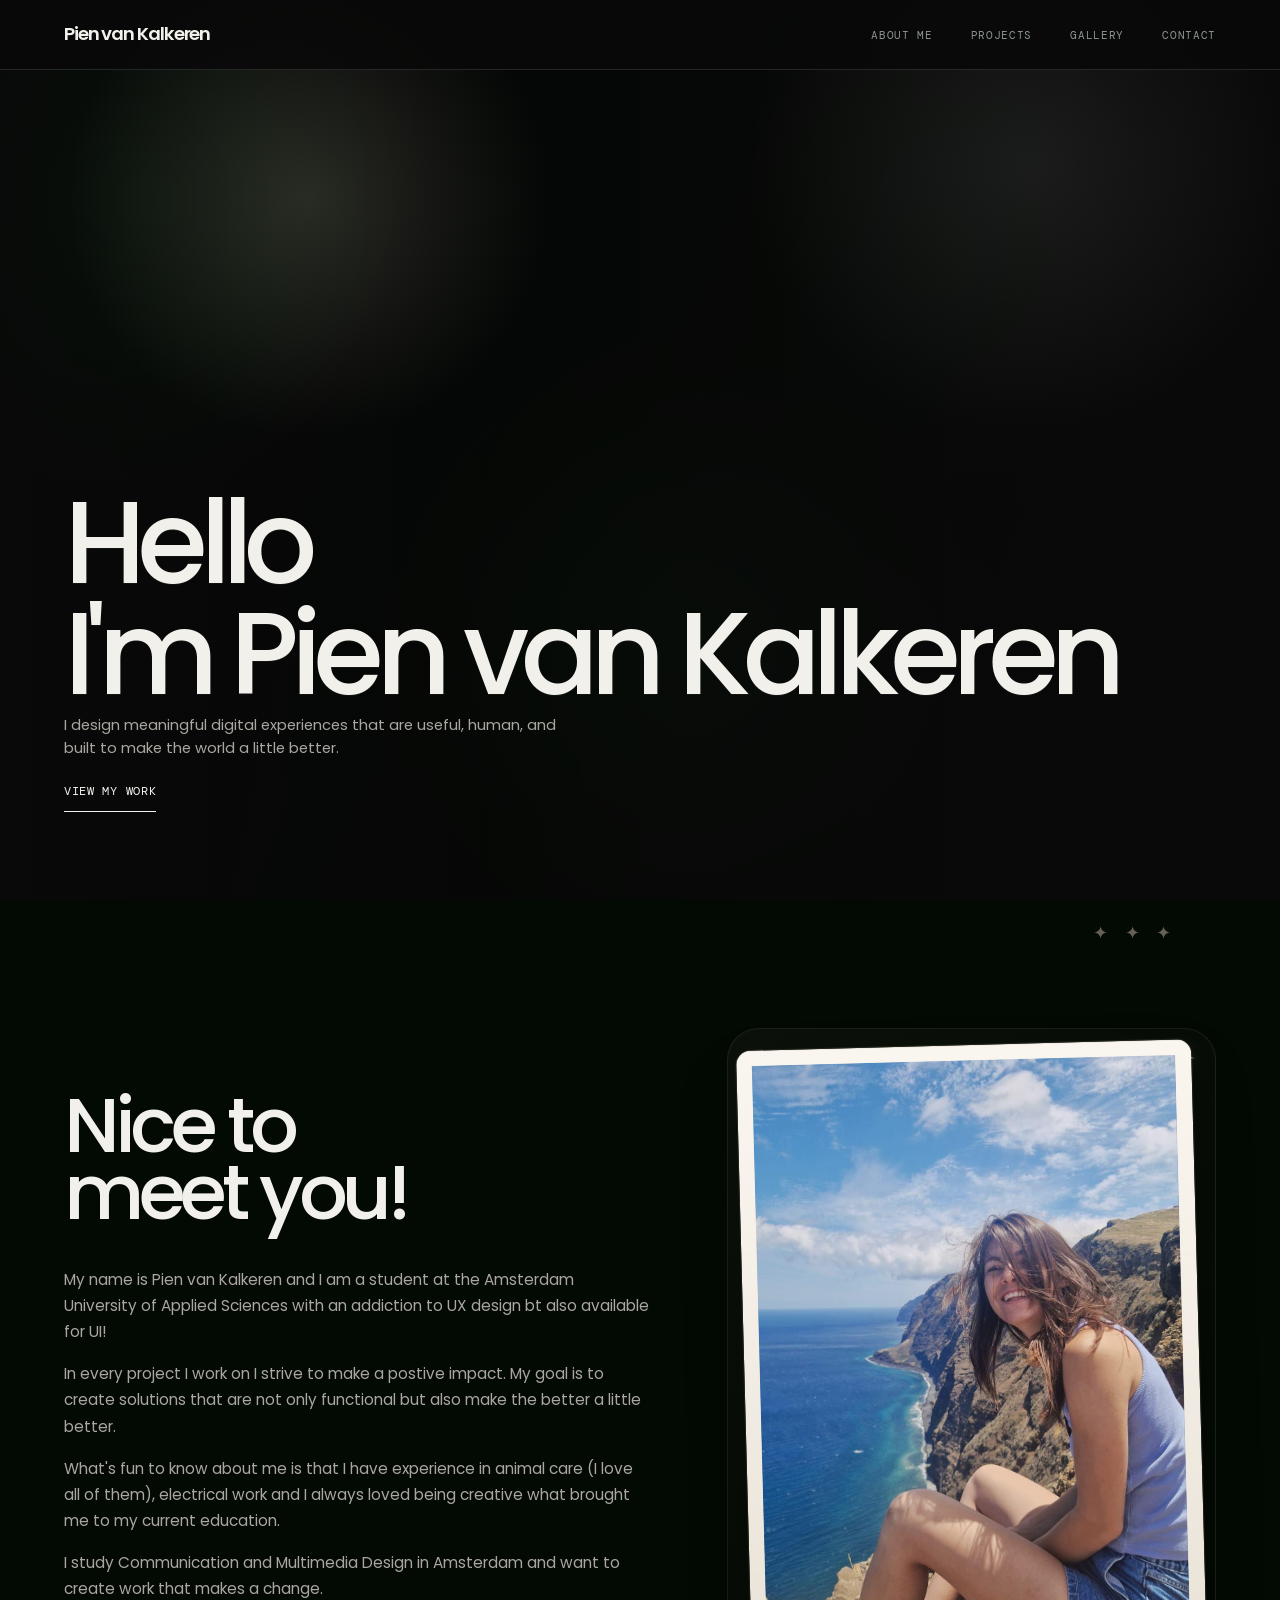
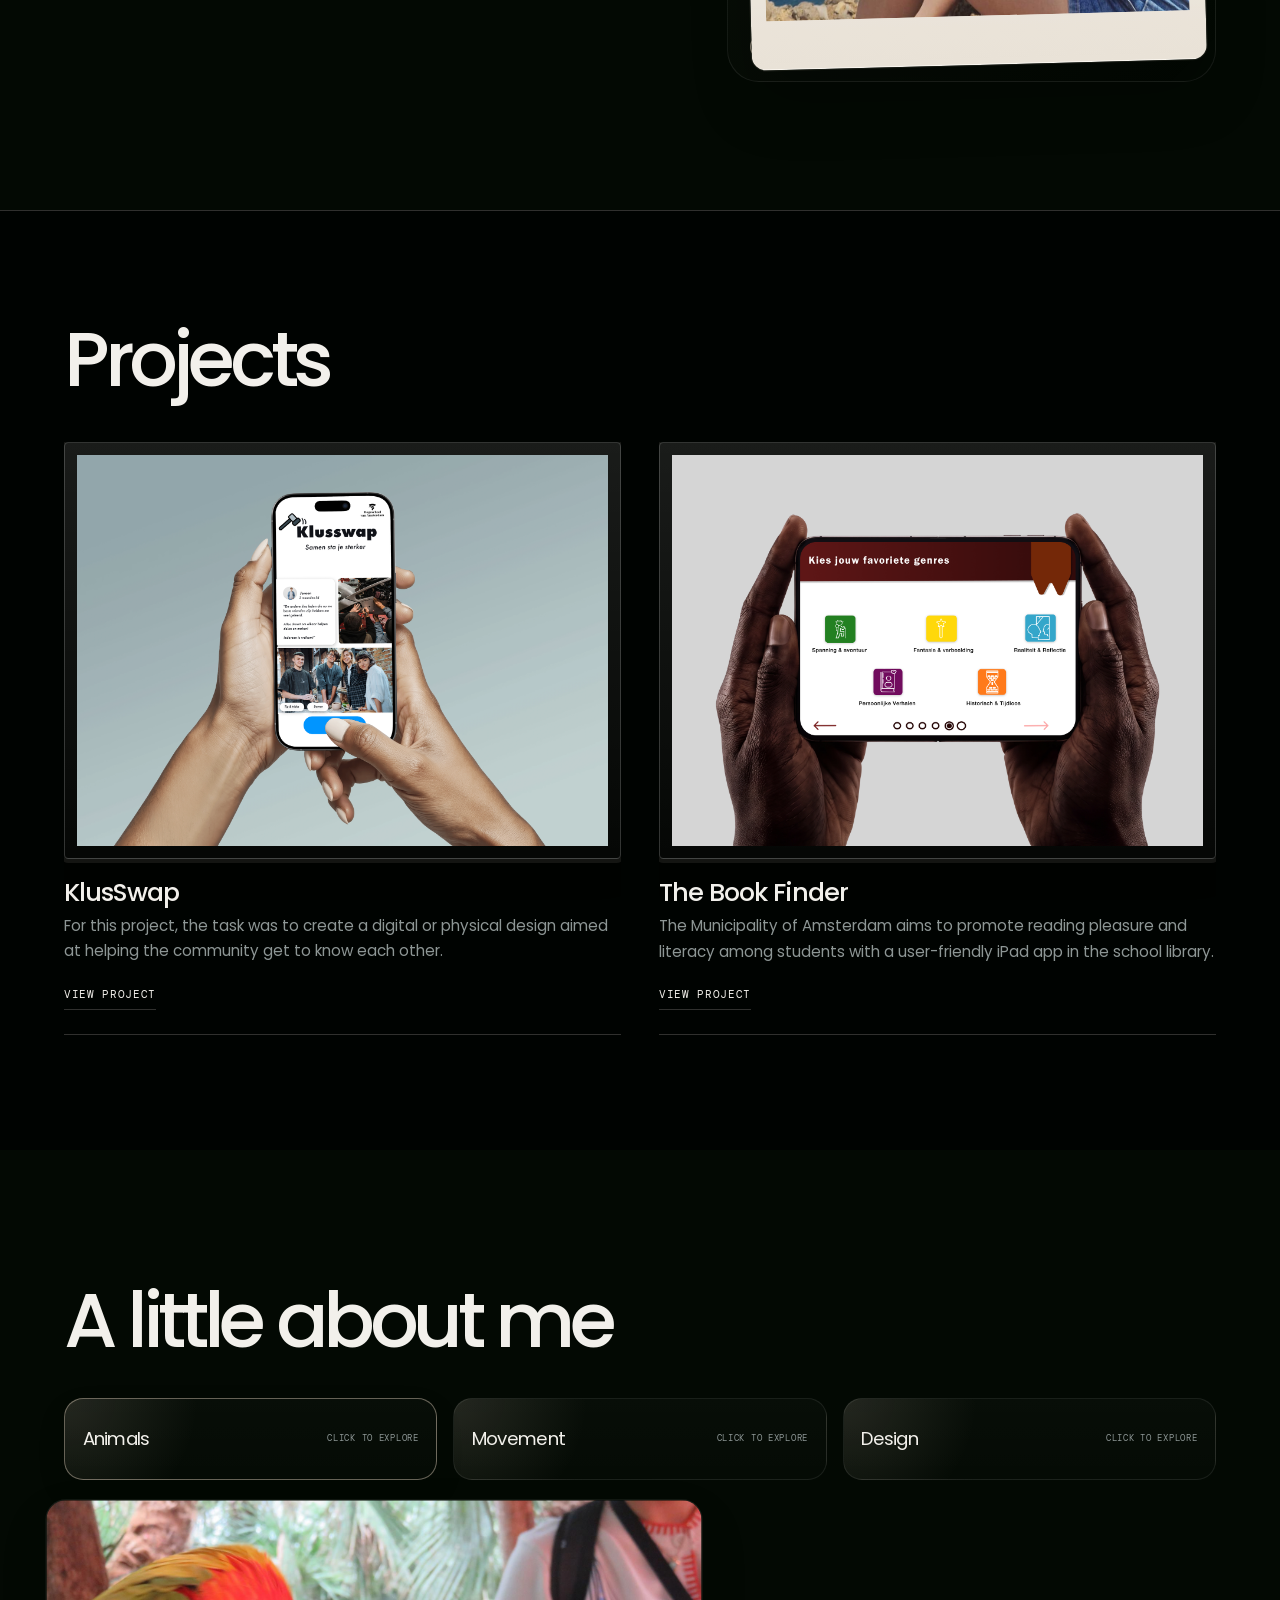
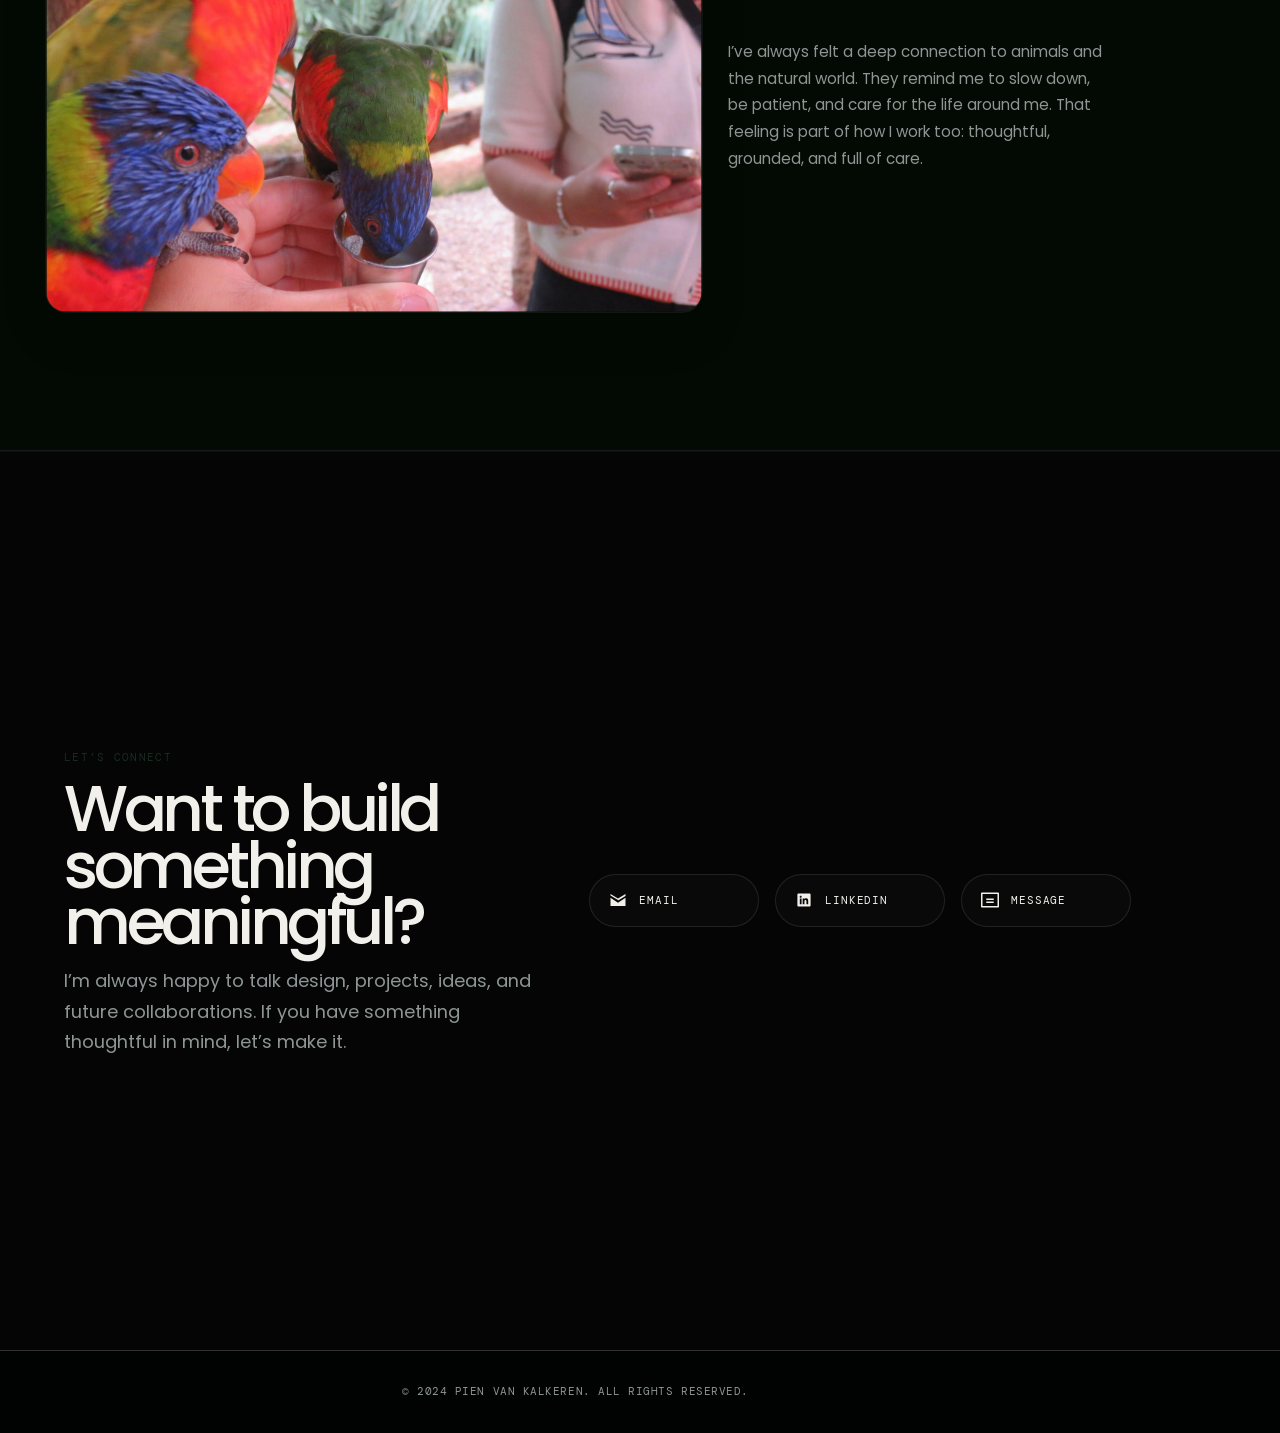
<file: index.html>
<!DOCTYPE html>
<html lang="en">
<head>
    <meta charset="UTF-8">
    <meta name="viewport" content="width=device-width, initial-scale=1.0">
    <title>Portfolio | Pien van Kalkeren</title>
    <link rel="stylesheet" href="./css/styles.css">
    <link rel="stylesheet" href="https://fonts.googleapis.com/css2?family=Poppins:wght@400;600;700&display=swap">
</head>
<body class="home">
    <header>
        <nav>
            <a href="./index.html">Pien van Kalkeren</a>
                <ul>
                    <li><a href="./overmij.html">About Me</a></li>
                    <li><a href="./projecten.html">Projects</a></li>
                    <li><a href="./gallery.html">Gallery</a></li>
                    <li><a href="./contact.html">Contact</a></li>
                </ul>

                 <div class="hamburger">
                       <svg xmlns="http://www.w3.org/2000/svg" fill="none" viewBox="0 0 24 24" stroke="currentColor">
                <path stroke-linecap="round" stroke-linejoin="round" stroke-width="2" d="M4 6h16M4 12h16M4 18h16"></path>
            </svg>
        </div>
        </nav>
    </header>
  
    <main>
        <section>
            <div>
                <h1>
                    <span>Hello</span>
                    <span>I'm Pien van Kalkeren</span>
                </h1>
                    <p>I design meaningful digital experiences that are useful, human, and built to make the world a little better.</p>
                         <a href="./projecten.html">View My Work</a>
            </div>
        </section>

        <section class="photo-section">
            <div class="text-left">
                <h2>Nice to meet you!</h2>
                <p>My name is Pien van Kalkeren and I am a student at the Amsterdam University of Applied Sciences with an addiction to UX design bt also available for UI!</p>
                <p>In every project I work on I strive to make a postive impact. My goal is to create solutions that are not only functional but also make the better a little better.</p>
                <p>What's fun to know about me is that I have experience in animal care (I love all of them), electrical work and I always loved being creative what brought me to my current education.</p>
                <p>I study Communication and Multimedia Design in Amsterdam and want to create work that makes a change.</p>
            </div>
            <div class="image-right">
                <img src="./Image/pienportrait.jpg" alt="Pien van Kalkeren" />
            </div>
        </section>

        <section>
            <h2>Projects</h2>
            <div>
                <article>
                    <img src="./Image/CoverimageKlusswap.png" alt="Screenshot of Project 1">
                        <h3>KlusSwap</h3>
                            <p>For this project, the task was to create a digital or physical design aimed at helping the community get to know each other.</p>
                                <a href="./Klusswap.html">View Project</a>
                </article>
                <article>
                    <img src="./Image/Pagina1BoekenZoeker.png" alt="The Book Finder">
                        <h3> The Book Finder</h3>
                            <p>The Municipality of Amsterdam aims to promote reading pleasure and literacy among students with a user-friendly iPad app in the school library.</p>
                                <a href="./Boekenzoeker.html">View Project</a>
                </article>
            </div>
        </section>

        <section class="story-reveal home-story">
            <h2>A little about me</h2>

            <div class="story-picker">
                <input type="radio" name="home-story-choice" id="story-animals" checked>
                <input type="radio" name="home-story-choice" id="story-movement">
                <input type="radio" name="home-story-choice" id="story-design">

                <div class="story-options">
                    <label class="story-option" for="story-animals">
                        <span>Animals</span>
                        <em>Click to explore</em>
                    </label>
                    <label class="story-option" for="story-movement">
                        <span>Movement</span>
                        <em>Click to explore</em>
                    </label>
                    <label class="story-option" for="story-design">
                        <span>Design</span>
                        <em>Click to explore</em>
                    </label>
                </div>

                <div class="story-panels">
                    <article class="story-panel story-animals">
                        <img src="./Image/fotos/birds.JPG" alt="Animals and nature" />
                        <p>I’ve always felt a deep connection to animals and the natural world. They remind me to slow down, be patient, and care for the life around me. That feeling is part of how I work too: thoughtful, grounded, and full of care.</p>
                    </article>

                    <article class="story-panel story-movement">
                        <img src="./Image/climb3.JPG" alt="Movement and sport" />
                        <p>Running, climbing, and strength keep me moving. They give me energy, build my resilience, and remind me that real growth begins when I stop playing safe. That mindset shapes how I design too.</p>
                    </article>

                    <article class="story-panel story-design">
                        <img src="./Image/animalcare2darkmode.png" alt="Design and digital work" />
                        <p>I design for people, not just screens. I want my work to feel useful, human, and meaningful in the real world. The goal is not only to make something look beautiful, but to make life a little better through it.</p>
                    </article>
                </div>
            </div>
        </section>

        <section class="contact-fun">
            <div class="contact-fun-copy">
                <small>Let’s connect</small>
                <h2>Want to build something meaningful?</h2>
                <p>I’m always happy to talk design, projects, ideas, and future collaborations. If you have something thoughtful in mind, let’s make it.</p>
            </div>

            <div class="contact-icons">
                <a href="mailto:pienkalkeren@gmail.com" class="contact-icon" aria-label="E-mail">
                    <svg xmlns="http://www.w3.org/2000/svg" width="48" height="48" fill="currentColor" viewBox="0 0 24 24"><path d="M12 12.713l10-6V4l-10 6-10-6v2l10 6zm0 2.872L2 9v11h20V9l-10 6.585z"></path></svg>
                    <span>Email</span>
                </a>

                <a href="https://www.linkedin.com/in/pien-van-kalkeren-864843231" class="contact-icon" target="_blank" aria-label="LinkedIn">
                    <svg xmlns="http://www.w3.org/2000/svg" x="0px" y="0px" width="30" height="30" viewBox="0 0 30 30">
                        <path d="M24,4H6C4.895,4,4,4.895,4,6v18c0,1.105,0.895,2,2,2h18c1.105,0,2-0.895,2-2V6C26,4.895,25.105,4,24,4z M10.954,22h-2.95 v-9.492h2.95V22z M9.449,11.151c-0.951,0-1.72-0.771-1.72-1.72c0-0.949,0.77-1.719,1.72-1.719c0.948,0,1.719,0.771,1.719,1.719 C11.168,10.38,10.397,11.151,9.449,11.151z M22.004,22h-2.948v-4.616c0-1.101-0.02-2.517-1.533-2.517 c-1.535,0-1.771,1.199-1.771,2.437V22h-2.948v-9.492h2.83v1.297h0.04c0.394-0.746,1.356-1.533,2.791-1.533 c2.987,0,3.539,1.966,3.539,4.522V22z"></path>
                    </svg>
                    <span>LinkedIn</span>
                </a>

                <a href="contactpagina.html" class="contact-icon" aria-label="Contact Form">
                    <svg xmlns="http://www.w3.org/2000/svg" width="48" height="48" fill="currentColor" viewBox="0 0 24 24"><path d="M0 3c0-.553.447-1 1-1h22c.553 0 1 .447 1 1v18c0 .553-.447 1-1 1H1c-.553 0-1-.447-1-1V3zm2 1v16h20V4H2zm5 6h10v2H7v-2zm0 4h10v2H7v-2z"></path></svg>
                    <span>Message</span>
                </a>
            </div>
        </section>
        
    </main>

    <footer>
        <p>&copy; 2024 Pien van Kalkeren. All rights reserved.</p>
    </footer>
    <script src="./java/script.js"></script>
</body>
</html>
</file>
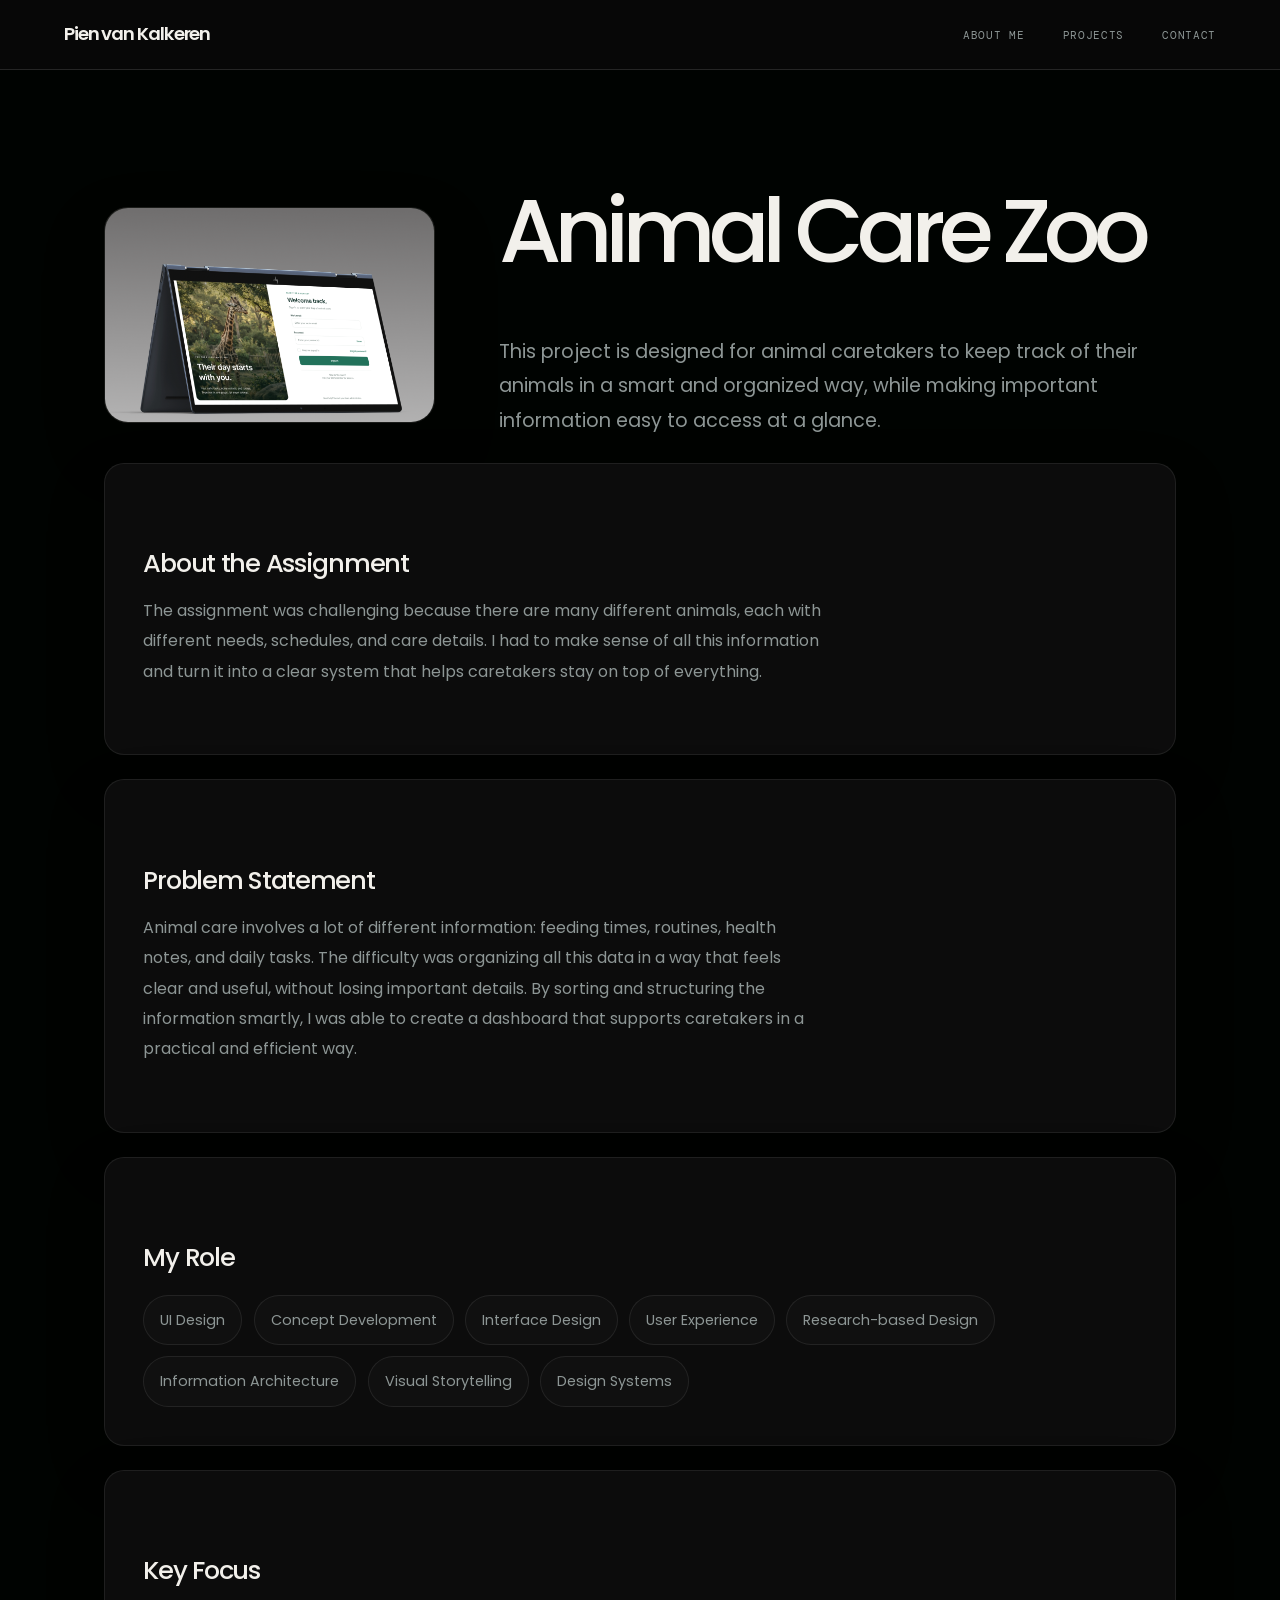
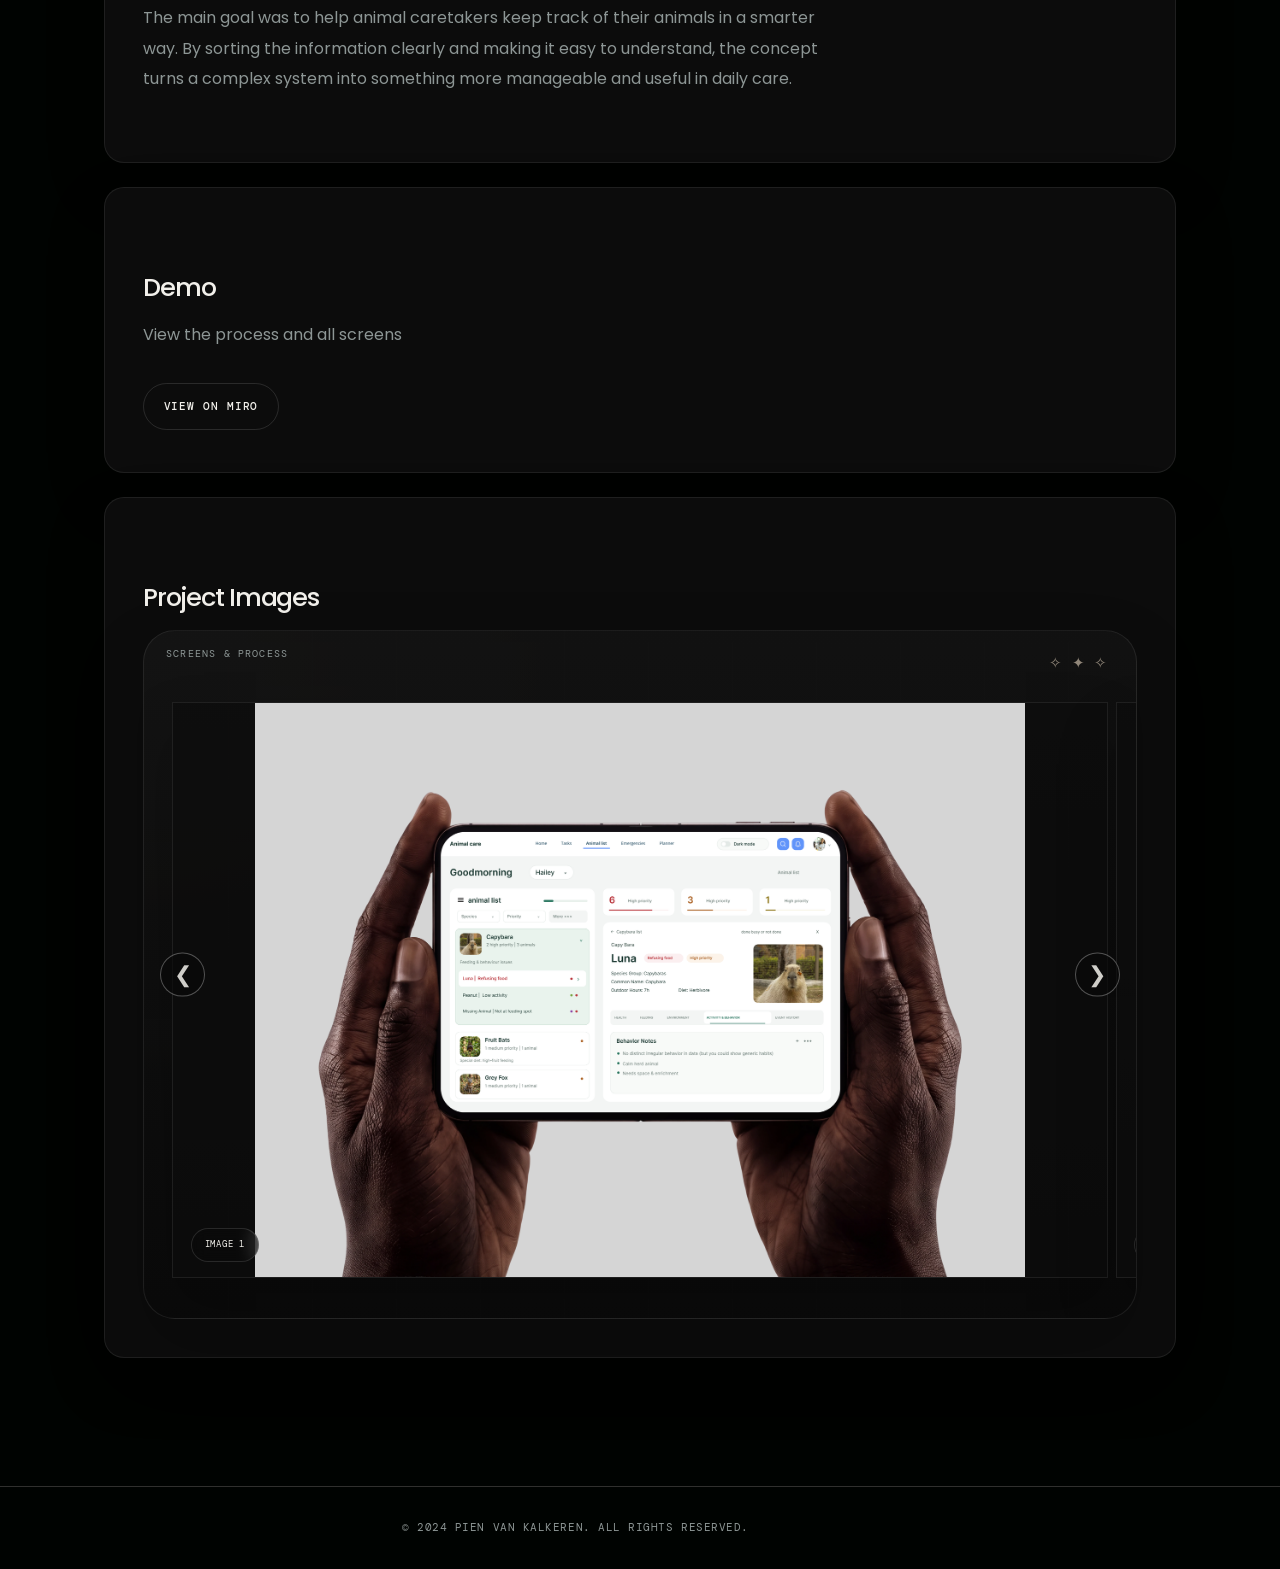
<file: Bingin.html>
<!DOCTYPE html>
<html lang="en">
<head>
    <meta charset="UTF-8">
    <meta name="viewport" content="width=device-width, initial-scale=1.0">
    <title>Project 4: Animal Zoo dashboard</title>
    <link rel="stylesheet" href="https://fonts.googleapis.com/css2?family=Poppins:wght@400;600;700&display=swap">
    <link rel="stylesheet" href="./css/styles.css">
</head>
<body class="boekenzoeker">
    <header>
        <nav>
            <a href="./index.html">Pien van Kalkeren</a>
            <ul>
                <li><a href="./overmij.html">About Me</a></li>
                <li><a href="./projecten.html">Projects</a></li>
                <li><a href="./contact.html">Contact</a></li>
            </ul>

            <div class="hamburger">
                <svg xmlns="http://www.w3.org/2000/svg" fill="none" viewBox="0 0 24 24" stroke="currentColor">
                    <path stroke-linecap="round" stroke-linejoin="round" stroke-width="2" d="M4 6h16M4 12h16M4 18h16"></path>
                </svg>
            </div>
        </nav>
    </header> 

    <main>
        <div>
        <section class="hero">
            <div class="hero-text">
             <img src="./Image/coverimageAnimal.png" alt="Animal care zoo dashboard project cover">
            <h1>Animal Care Zoo</h1>
            <p>This project is designed for animal caretakers to keep track of their animals in a smart and organized way, while making important information easy to access at a glance.</p>
        </div>
        </section>

        <section>
            <h3>About the Assignment</h3>
            <p>The assignment was challenging because there are many different animals, each with different needs, schedules, and care details. I had to make sense of all this information and turn it into a clear system that helps caretakers stay on top of everything.</p>
        </section>
        <section>
            <h3>Problem Statement</h3>
            <p>Animal care involves a lot of different information: feeding times, routines, health notes, and daily tasks. The difficulty was organizing all this data in a way that feels clear and useful, without losing important details. By sorting and structuring the information smartly, I was able to create a dashboard that supports caretakers in a practical and efficient way.</p>
        </section>

         <section>
            <h3>My Role</h3>
            <ul>
                <li>UI Design</li>
                <li>Concept Development</li>
                <li>Interface Design</li>
                <li>User Experience</li>
                <li>Research-based Design</li>
                <li>Information Architecture</li>
                <li>Visual Storytelling</li>
                <li>Design Systems</li>
            </ul>
        </section>
        <section>
            <h3>Key Focus</h3>
            <p>The main goal was to help animal caretakers keep track of their animals in a smarter way. By sorting the information clearly and making it easy to understand, the concept turns a complex system into something more manageable and useful in daily care.</p>
        </section>
        <section>
            <h3>Demo</h3>
            <p>View the process and all screens</p>
            <a href="https://miro.com/app/board/uXjVJ1uYc8I=/?share_link_id=769740559390">View on Miro</a>
        </section>
        <section>
            <h3>Project Images</h3>
            <div class="carousel-container">
                <div class="carousel">
                    <img src="./Image/Animalcare1.png" alt="Image 1">
                    <img src="./Image/animalcare2darkmode.png" alt="Image 2">
                    <img src="./Image/Animalcare3.png" alt="Image 3">
                    <img src="./Image/Animalcare4.png" alt="Image 4">
                </div>
                <button class="prev" onclick="moveSlideMobile(-1)">&#10094;</button>
                <button class="next" onclick="moveSlideMobile(1)">&#10095;</button>
            </div>
        </section>
    </main>

    <footer>
        <p>&copy; 2024 Pien van Kalkeren. All rights reserved.</p>
    </footer>

    <script src="./java/script.js"></script>
</body>
</html>
</file>
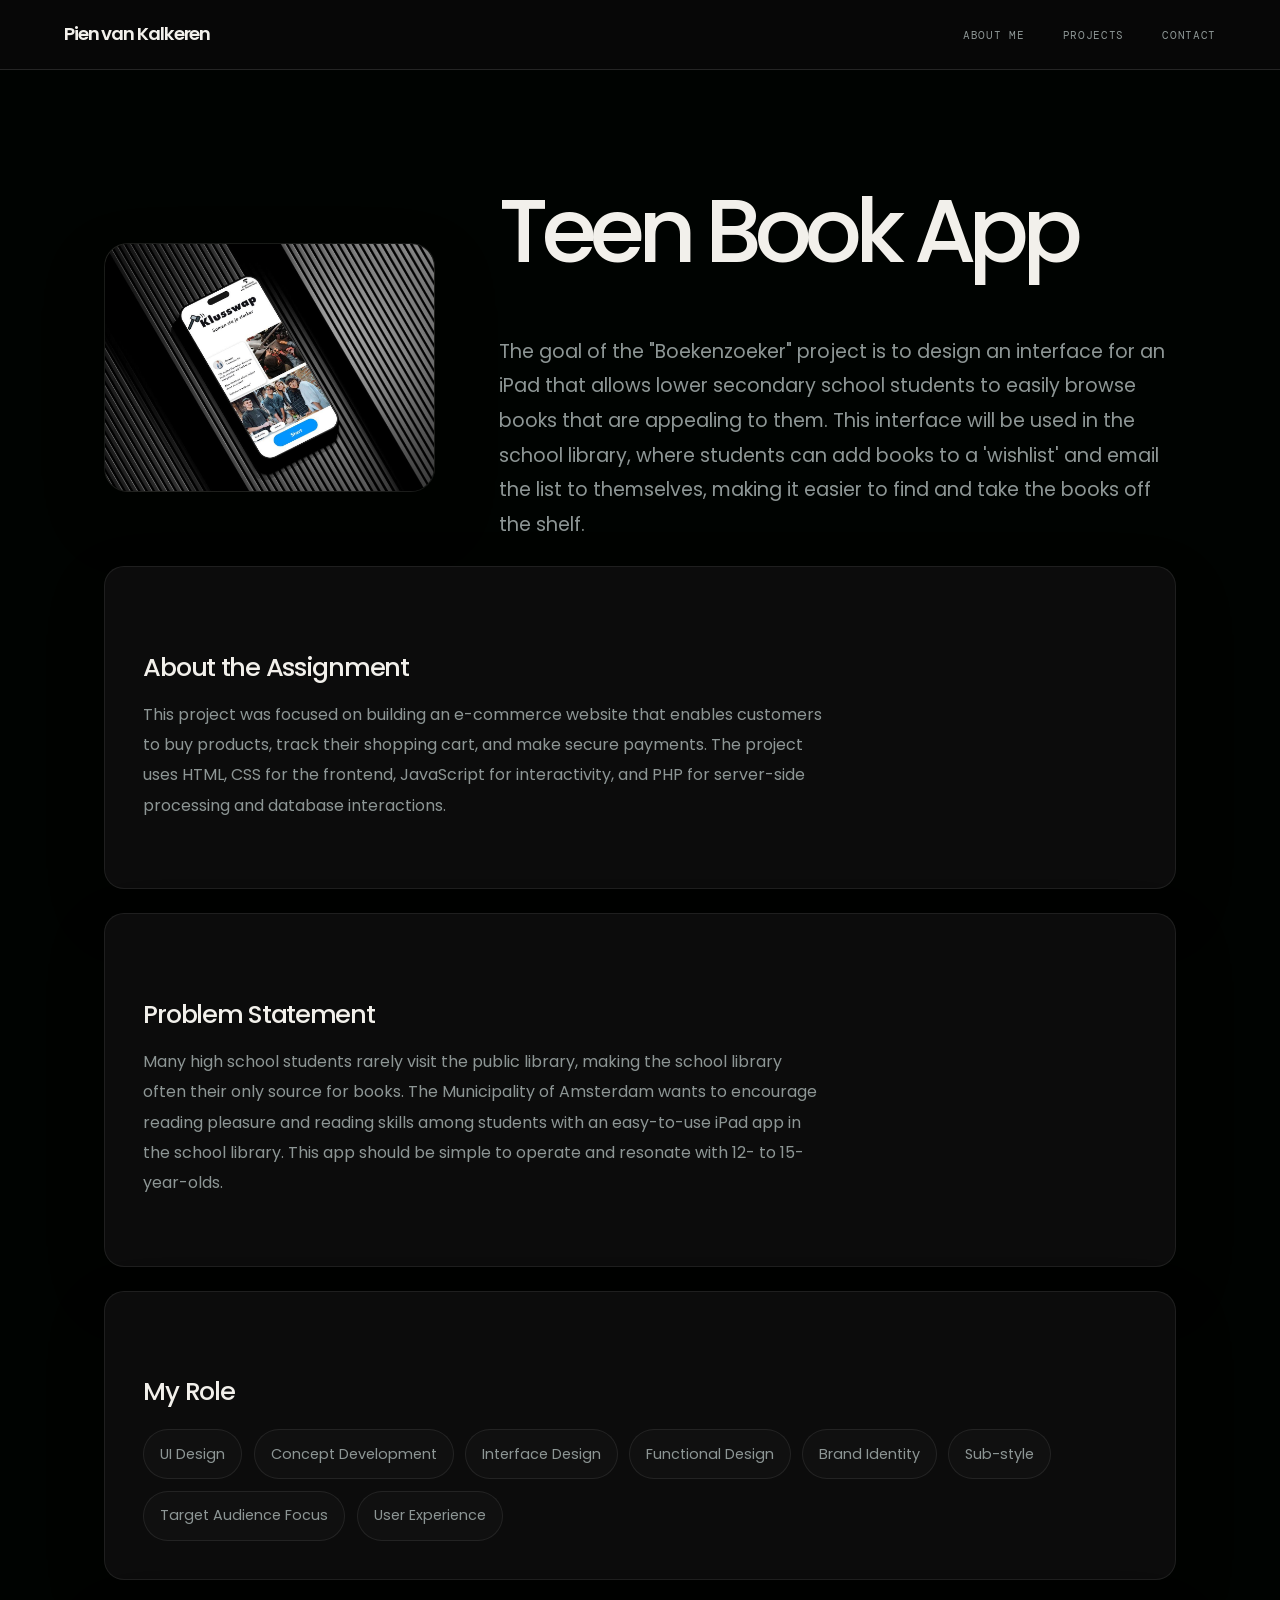
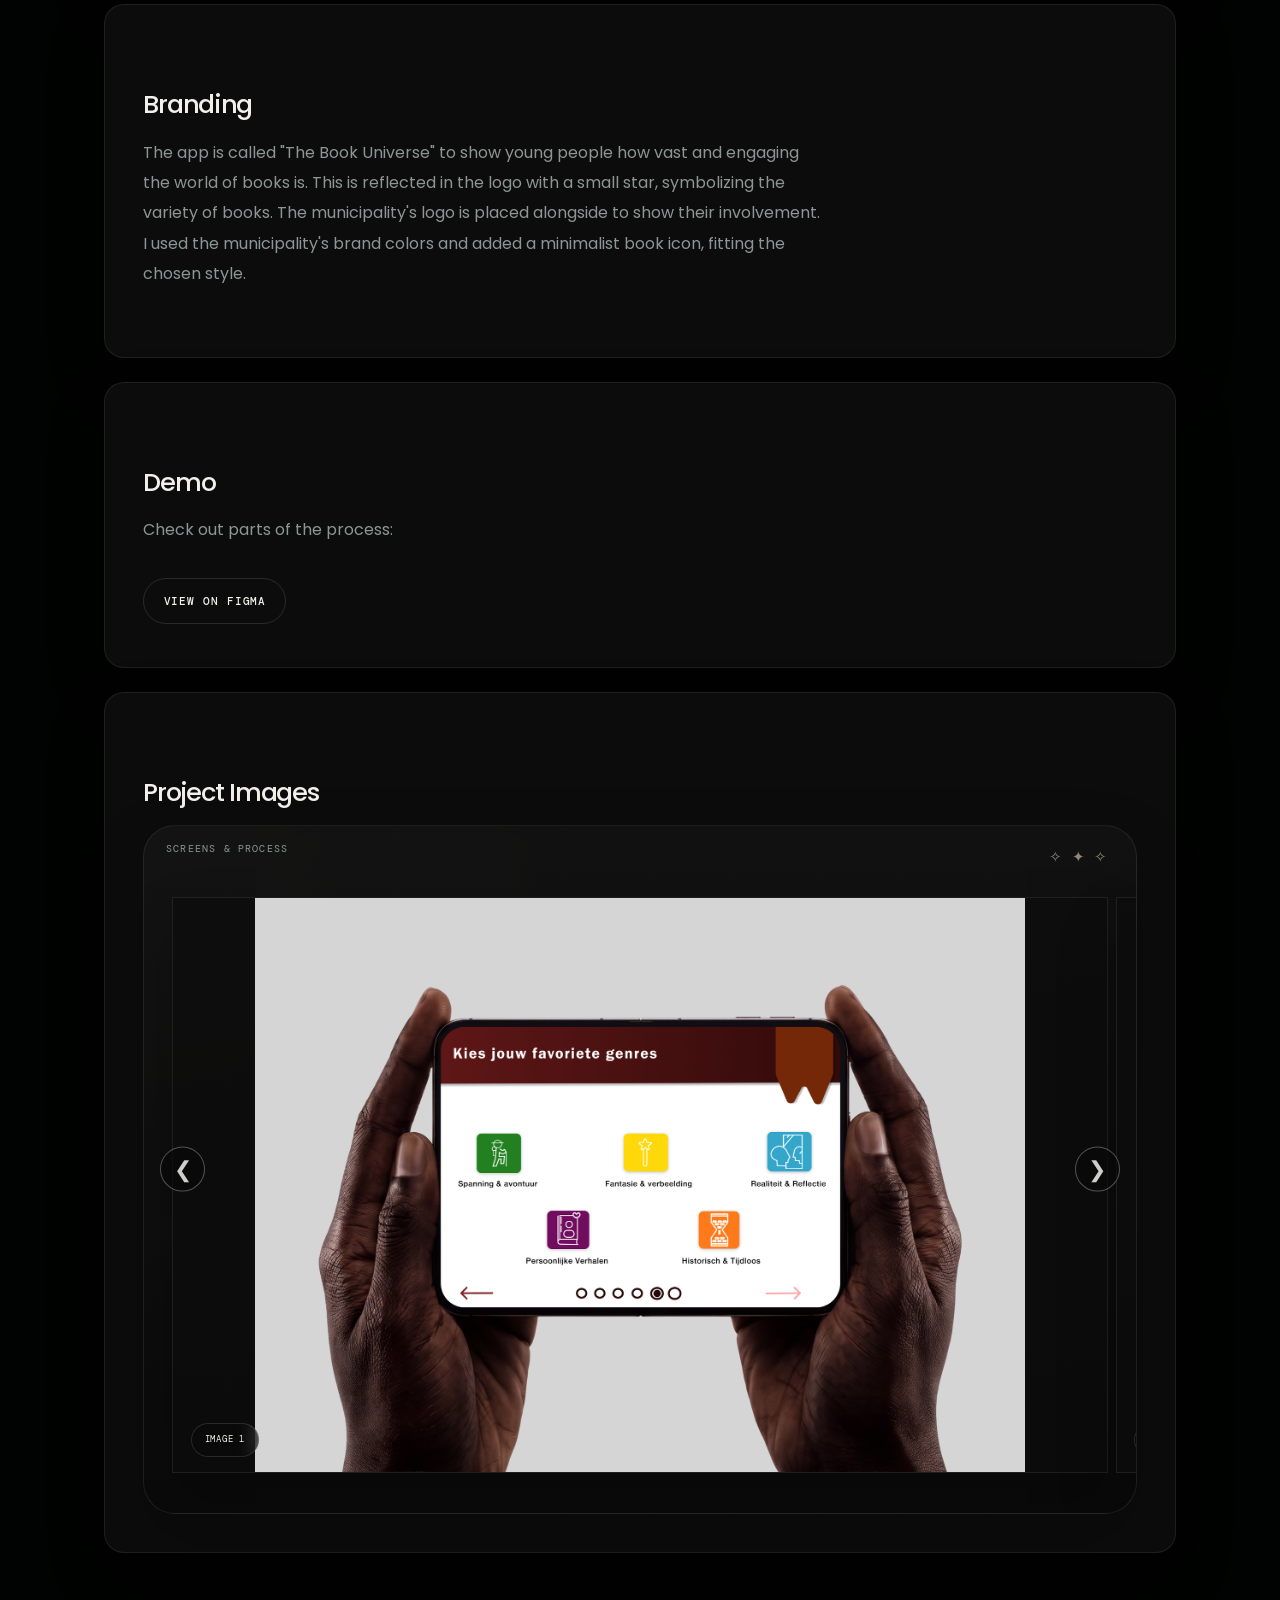
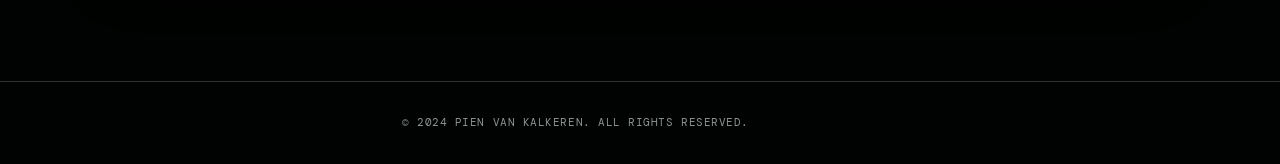
<file: boekenzoeker.html>
<!DOCTYPE html>
<html lang="en">
<head>
    <meta charset="UTF-8">
    <meta name="viewport" content="width=device-width, initial-scale=1.0">
    <title>Project 1: E-commerce Website</title>
    <link rel="stylesheet" href="https://fonts.googleapis.com/css2?family=Poppins:wght@400;600;700&display=swap">
    <link rel="stylesheet" href="./css/styles.css">
</head>
<body class="boekenzoeker">
    <header>
        <nav>
            <a href="./index.html">Pien van Kalkeren</a>
            <ul>
                <li><a href="./overmij.html">About Me</a></li>
                <li><a href="./projecten.html">Projects</a></li>
                <li><a href="./contact.html">Contact</a></li>
            </ul>

            <div class="hamburger">
                <svg xmlns="http://www.w3.org/2000/svg" fill="none" viewBox="0 0 24 24" stroke="currentColor">
                    <path stroke-linecap="round" stroke-linejoin="round" stroke-width="2" d="M4 6h16M4 12h16M4 18h16"></path>
                </svg>
            </div>
        </nav>
    </header>

    <main>
        <div>
        <section class="hero">
            <div class="hero-text">
             <img src="./Image/BoekenZoeker.jpg" alt="Project 2">
            <h1>Teen Book App</h1>
            <p>The goal of the "Boekenzoeker" project is to design an interface for an iPad that allows lower secondary school students to easily browse books that are appealing to them. 
               This interface will be used in the school library, where students can add books to a 'wishlist' and email the list to themselves, making it easier to find and take the books off the shelf.</p>
        </div>
        </section>

        <section>
            <h3>About the Assignment</h3>
            <p>This project was focused on building an e-commerce website that enables customers to buy products, track their shopping cart, and make secure payments. The project uses HTML, CSS for the frontend, JavaScript for interactivity, and PHP for server-side processing and database interactions.</p>
        </section>
        <section>
            <h3>Problem Statement</h3>
            <p>Many high school students rarely visit the public library, making the school library often their only source for books. The Municipality of Amsterdam wants to encourage reading pleasure and reading skills among students with an easy-to-use iPad app in the school library. This app should be simple to operate and resonate with 12- to 15-year-olds.</p>
        </section>

         <section>
            <h3>My Role</h3>
            <ul>
                <li>UI Design</li>
                <li>Concept Development</li>
                <li>Interface Design</li>
                <li>Functional Design</li>
                <li>Brand Identity</li>
                <li>Sub-style</li>
                <li>Target Audience Focus</li>
                <li>User Experience</li>
            </ul>
        </section>
        <section>
            <h3>Branding</h3>
            <p>The app is called "The Book Universe" to show young people how vast and engaging the world of books is. This is reflected in the logo with a small star, symbolizing the variety of books. 
                The municipality's logo is placed alongside to show their involvement. I used the municipality's brand colors and added a minimalist book icon, fitting the chosen style.</p>
        </section>
        <section>
            <h3>Demo</h3>
            <p>Check out parts of the process:</p>
            <a href="https://www.figma.com/design/OIvUW8yP37Jz2yq6pHXC4d/Zennder-Proces?node-id=0-1&t=9gpMni4TPoqthQiy-1">View on Figma</a>
        </section>
        <section>
            <h3>Project Images</h3>
            <div class="carousel-container">
                <div class="carousel">
                    <img src="./Image/Pagina1BoekenZoeker.png" alt="Image 1">
                    <img src="./Image/Pagina2BoekenZoeker.png" alt="Image 2">
                    <img src="./Image/Pagina3BoekenZoeker.png" alt="Image 2">
                    <img src="./Image/Pagina4BoekenZoeker.png" alt="Image 4">
                    <img src="./Image/Pagina5BoekenZoeker.png" alt="Image 5">
                </div>
                <button class="prev" onclick="moveSlideMobile(-1)">&#10094;</button>
                <button class="next" onclick="moveSlideMobile(1)">&#10095;</button>
            </div>
        </section>
    </main>

    <footer>
        <p>&copy; 2024 Pien van Kalkeren. All rights reserved.</p>
    </footer>

    <script src="./java/script.js"></script>
</body>
</html>
</file>
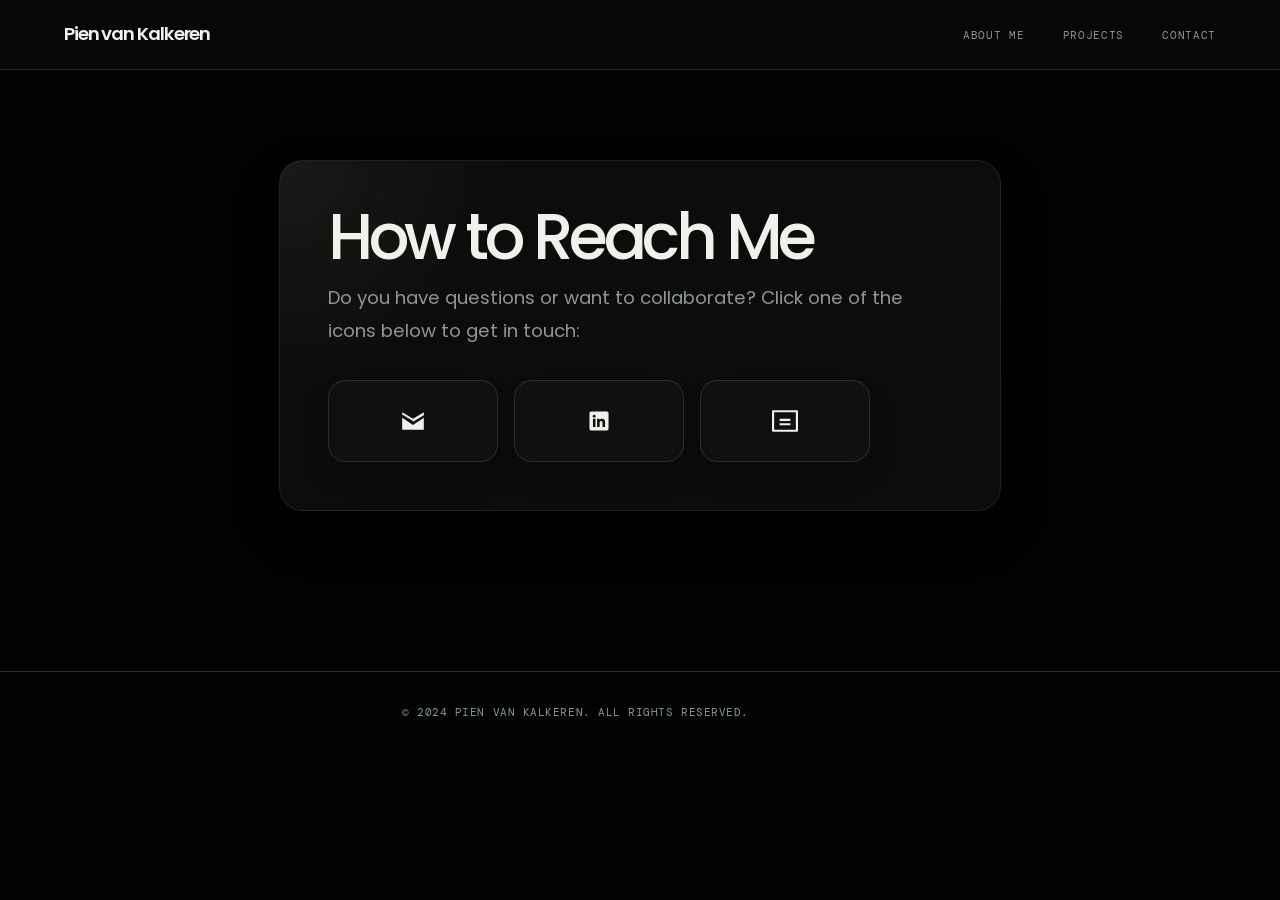
<file: contact.html>
<!DOCTYPE html>
<html lang="en">
<head>
    <meta charset="UTF-8">
    <meta name="viewport" content="width=device-width, initial-scale=1.0">
    <title>Contact</title>
    <link rel="stylesheet" href="https://fonts.googleapis.com/css2?family=Poppins:wght@400;600;700&display=swap">
    <link rel="stylesheet" href="./css/styles.css">
</head>
<body class="contactformulier">
    <header>
        <nav>
            <a href="./index.html">Pien van Kalkeren</a>
            <ul>
                <li><a href="./overmij.html">About Me</a></li>
                <li><a href="./projecten.html">Projects</a></li>
                <li><a href="./contact.html">Contact</a></li>
            </ul>
            <div class="hamburger">
                <svg xmlns="http://www.w3.org/2000/svg" fill="none" viewBox="0 0 24 24" stroke="currentColor">
                    <path stroke-linecap="round" stroke-linejoin="round" stroke-width="2" d="M4 6h16M4 12h16M4 18h16"></path>
                </svg>
            </div>
        </nav>
    </header>

    <main>
        <section>
            <h2>How to Reach Me</h2>
            <p>Do you have questions or want to collaborate? Click one of the icons below to get in touch:</p>
            
            <div class="contact-icons">
                <!-- Email Icon -->
                <a href="mailto:pienkalkeren@gmail.com" class="contact-icon" aria-label="Email">
                    <svg xmlns="http://www.w3.org/2000/svg" width="48" height="48" fill="currentColor" viewBox="0 0 24 24"><path d="M12 12.713l10-6V4l-10 6-10-6v2l10 6zm0 2.872L2 9v11h20V9l-10 6.585z"></path></svg>
                </a>
                
                <!-- LinkedIn Icon -->
                <a href="https://www.linkedin.com/in/pien-van-kalkeren-864843231" class="contact-icon" target="_blank" aria-label="LinkedIn">
                    <svg xmlns="http://www.w3.org/2000/svg" x="0px" y="0px" width="30" height="30" viewBox="0 0 30 30">
                        <path d="M24,4H6C4.895,4,4,4.895,4,6v18c0,1.105,0.895,2,2,2h18c1.105,0,2-0.895,2-2V6C26,4.895,25.105,4,24,4z M10.954,22h-2.95 v-9.492h2.95V22z M9.449,11.151c-0.951,0-1.72-0.771-1.72-1.72c0-0.949,0.77-1.719,1.72-1.719c0.948,0,1.719,0.771,1.719,1.719 C11.168,10.38,10.397,11.151,9.449,11.151z M22.004,22h-2.948v-4.616c0-1.101-0.02-2.517-1.533-2.517 c-1.535,0-1.771,1.199-1.771,2.437V22h-2.948v-9.492h2.83v1.297h0.04c0.394-0.746,1.356-1.533,2.791-1.533 c2.987,0,3.539,1.966,3.539,4.522V22z"></path>
                    </svg>
                </a>
                
                <!-- Contact Form Icon (link to contact page) -->
                <a href="contactpagina.html" class="contact-icon" aria-label="Contact Form">
                    <svg xmlns="http://www.w3.org/2000/svg" width="48" height="48" fill="currentColor" viewBox="0 0 24 24"><path d="M0 3c0-.553.447-1 1-1h22c.553 0 1 .447 1 1v18c0 .553-.447 1-1 1H1c-.553 0-1-.447-1-1V3zm2 1v16h20V4H2zm5 6h10v2H7v-2zm0 4h10v2H7v-2z"></path></svg>
                </a>
            </div>
        </section>
    </main>

    <footer>
        <p>&copy; 2024 Pien van Kalkeren. All rights reserved.</p>
    </footer>

    <script src="./java/script.js"></script>
</body>
</html>
</file>
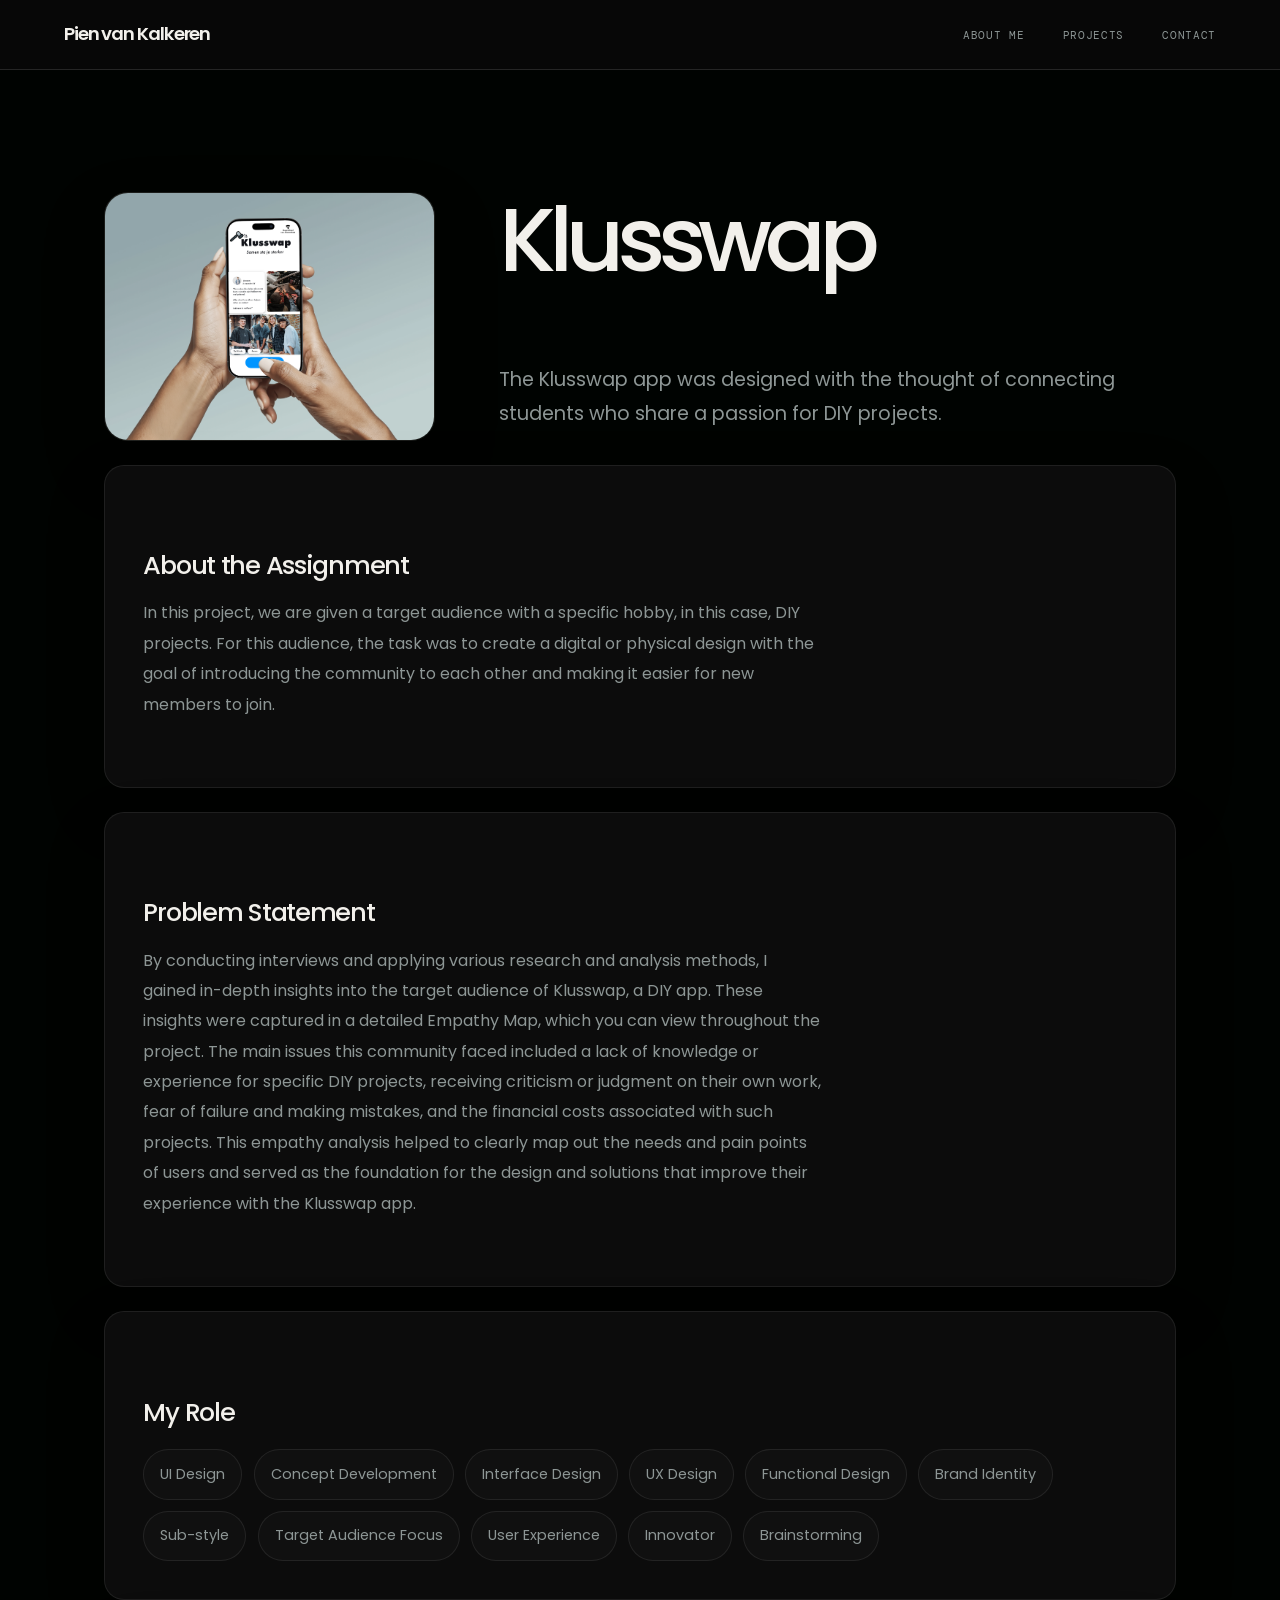
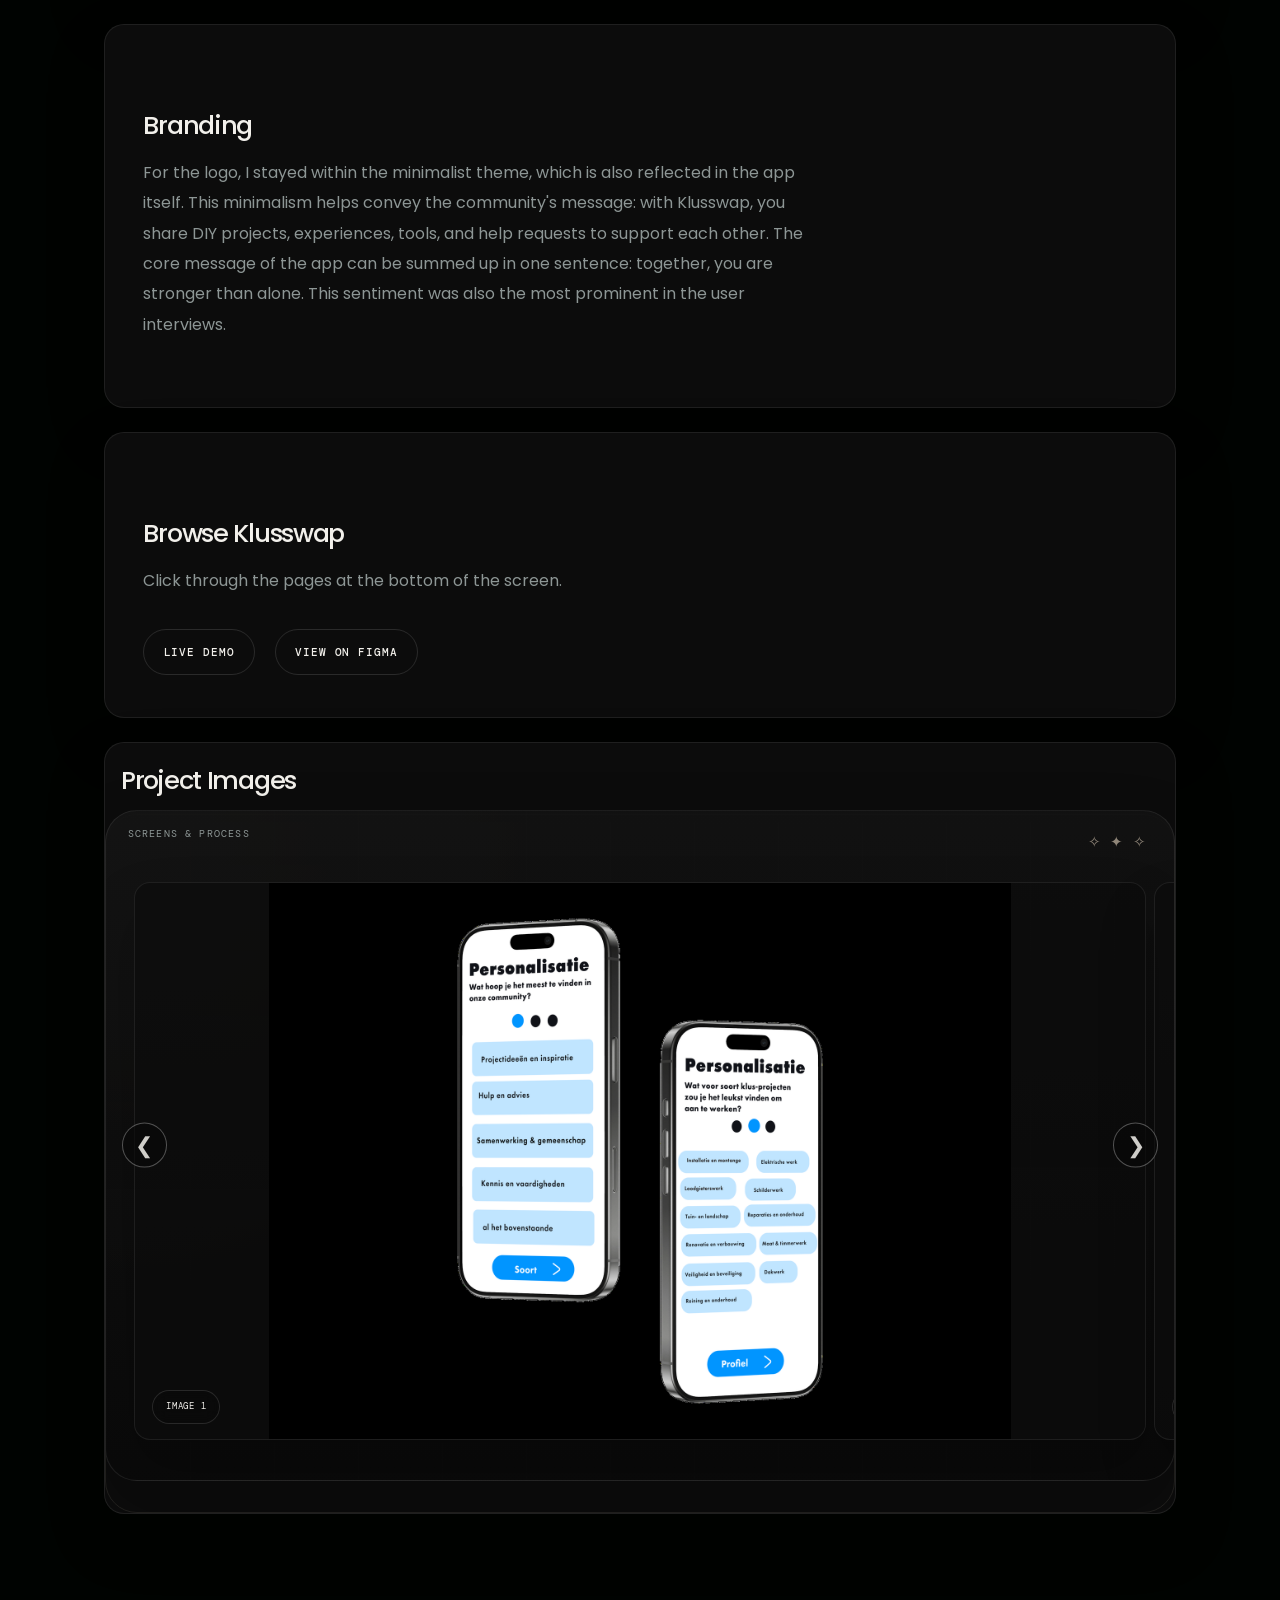
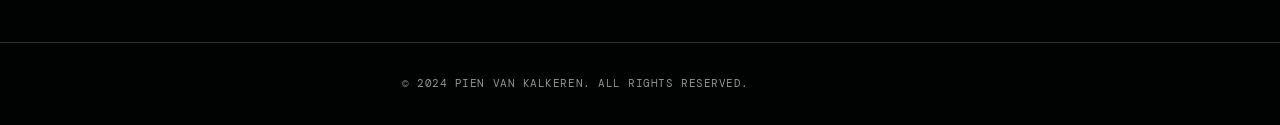
<file: Klusswap.html>
<!DOCTYPE html>
<html lang="en">
<head>
    <meta charset="UTF-8">
    <meta name="viewport" content="width=device-width, initial-scale=1.0">
    <title>Project 1: E-commerce Website</title>
    <link rel="stylesheet" href="https://fonts.googleapis.com/css2?family=Poppins:wght@400;600;700&display=swap">
    <link rel="stylesheet" href="./css/styles.css">
</head>
<body class="boekenzoeker">
    <header>
        <nav>
            <a href="./index.html">Pien van Kalkeren</a>
            <ul>
                <li><a href="./overmij.html">About Me</a></li>
                <li><a href="./projecten.html">Projects</a></li>
                <li><a href="./contact.html">Contact</a></li>
            </ul>

            <div class="hamburger">
                <svg xmlns="http://www.w3.org/2000/svg" fill="none" viewBox="0 0 24 24" stroke="currentColor">
                    <path stroke-linecap="round" stroke-linejoin="round" stroke-width="2" d="M4 6h16M4 12h16M4 18h16"></path>
                </svg>
            </div>
        </nav>
    </header>

    <main>
        <div>
        <section class="hero">
            <div class="hero-text">
             <img src="./Image/CoverimageKlusswap.png" alt="Project 2">
            <h1>Klusswap</h1>
            <p>The Klusswap app was designed with the thought of connecting students who share a passion for DIY projects.</p>
        </div>
        </section>

        <section>
            <h3>About the Assignment</h3>
            <p>In this project, we are given a target audience with a specific hobby, in this case, DIY projects. For this audience, the task was to create a digital or physical design with the goal of introducing the community to each other and making it easier for new members to join.</p>
        </section>
        <section>
            <h3>Problem Statement</h3>
            <p>By conducting interviews and applying various research and analysis methods, I gained in-depth insights into the target audience of Klusswap, a DIY app. These insights were captured in a detailed Empathy Map, which you can view throughout the project. 
            The main issues this community faced included a lack of knowledge or experience for specific DIY projects, receiving criticism or judgment on their own work, fear of failure and making mistakes, and the financial costs associated with such projects. This empathy analysis helped to clearly map out the needs and pain points of users and served as the foundation for the design and solutions that improve their experience with the Klusswap app.</p>
        </section>

         <section>
            <h3>My Role</h3>
            <ul>
                <li>UI Design</li>
                <li>Concept Development</li>
                <li>Interface Design</li>
                <li>UX Design</li>
                <li>Functional Design</li>
                <li>Brand Identity</li>
                <li>Sub-style</li>
                <li>Target Audience Focus</li>
                <li>User Experience</li>
                <li>Innovator</li>
                <li>Brainstorming</li>
            </ul>
        </section>
        <section>
            <h3>Branding</h3>
            <p>For the logo, I stayed within the minimalist theme, which is also reflected in the app itself. This minimalism helps convey the community's message: with Klusswap, you share DIY projects, experiences, tools, and help requests to support each other.
                The core message of the app can be summed up in one sentence: together, you are stronger than alone. This sentiment was also the most prominent in the user interviews.</p>
        </section>
        <section>
            <h3>Browse Klusswap</h3>
            <p>Click through the pages at the bottom of the screen.</p>
            <a href="https://youtu.be/b8vAP3KFA0w">Live Demo</a>
            <a href="https://www.figma.com/proto/wL3NxU215vHHJniVvP0Y6U/klussen-me-fi?page-id=0%3A1&node-id=1-2&node-type=frame&viewport=916%2C233%2C0.48&t=YHgDL6ni9yRybBPC-1&scaling=scale-down&content-scaling=fixed&starting-point-node-id=1%3A2">View on Figma</a>
        </section>
        <section class="mobiel-carousel-container">
            <h3>Project Images</h3>
            <div class="carousel-container mobiel-carousel">
                <div class="carousel">
                    <img src="./Image/klusswap11.png" alt="Image 1">
                    <img src="./Image/klusswap12.png" alt="Image 2">
                    <img src="./Image/klusswap14.png" alt="Image 3">
                    <img src="./Image/klusswap16.png" alt="Image 4">
                    <img src="./Image/klusswap17.png" alt="Image 5">

                </div>
                <button class="prev" onclick="moveSlideMobile(-1)">&#10094;</button>
                <button class="next" onclick="moveSlideMobile(1)">&#10095;</button>
            </div>
        </section>
        
    </main>

    <footer>
        <p>&copy; 2024 Pien van Kalkeren. All rights reserved.</p>
    </footer>

    <script src="./java/script.js"></script>
</body>
</html>
</file>
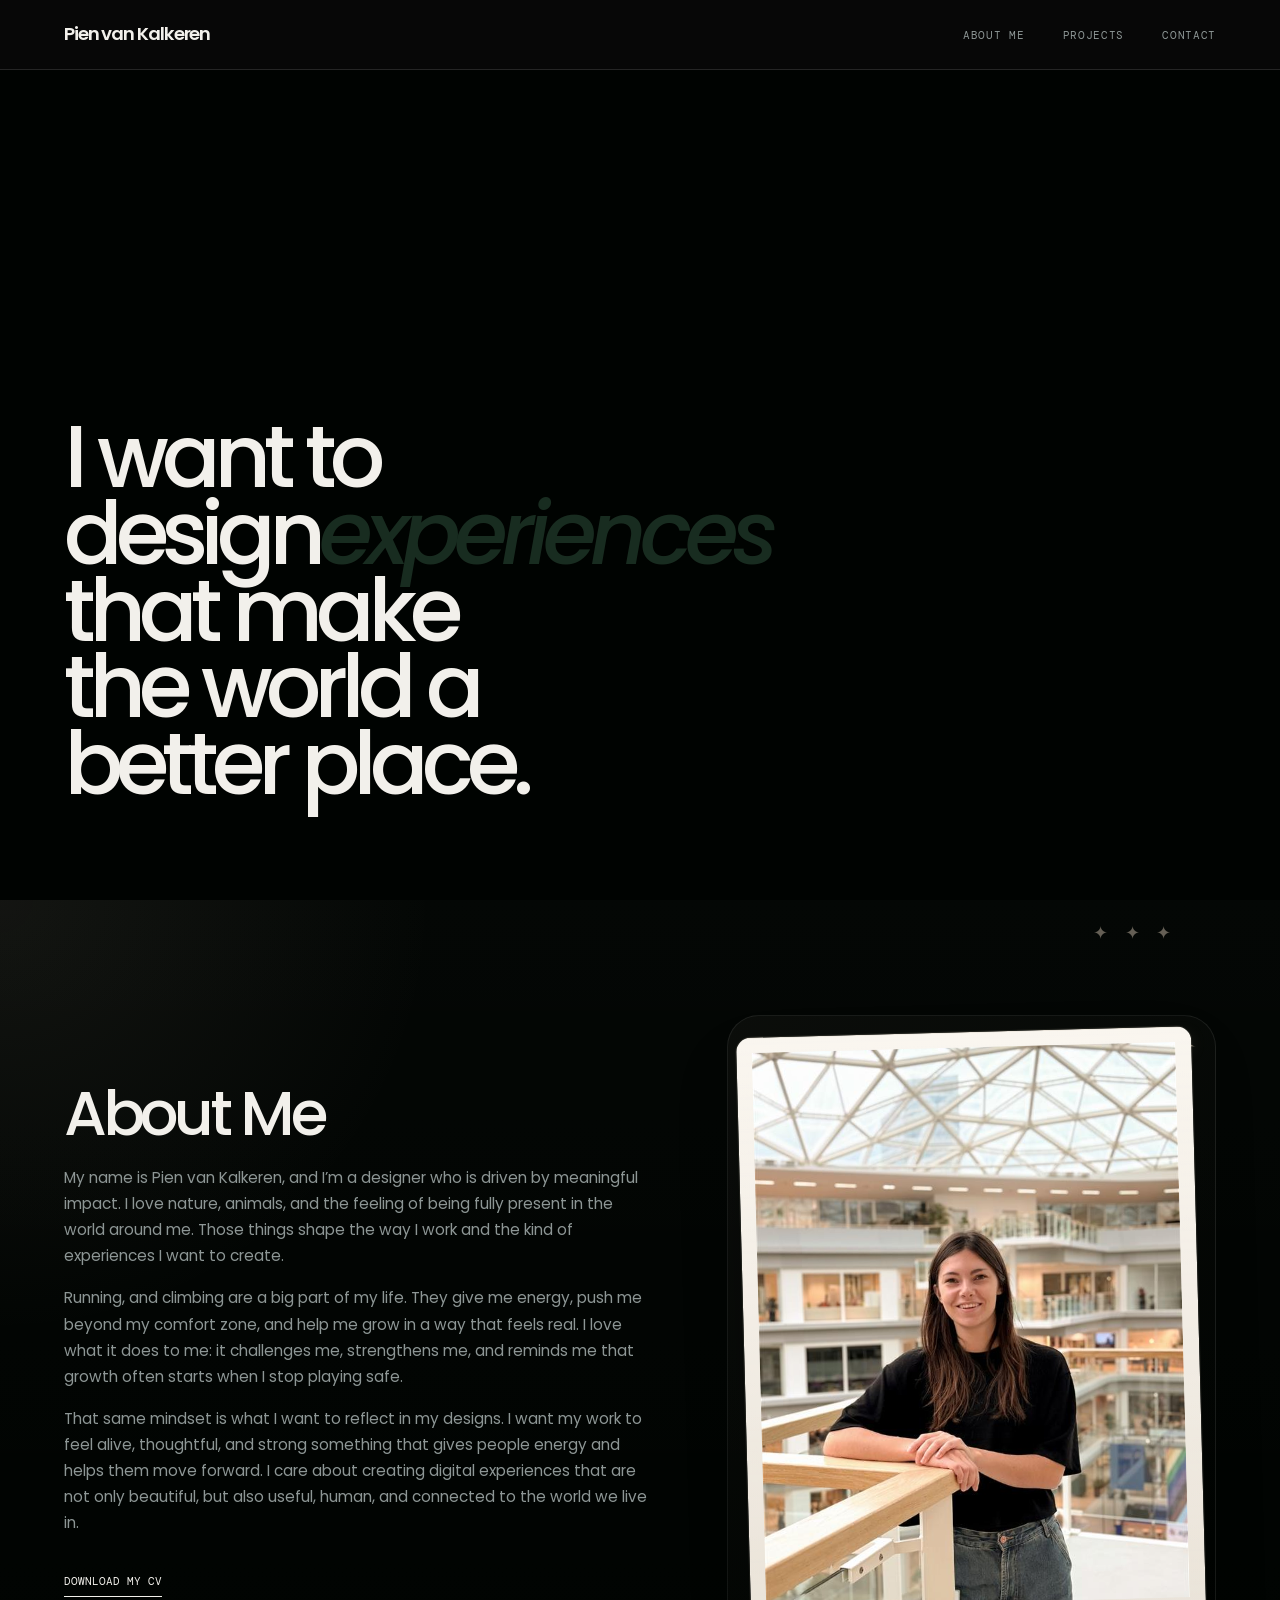
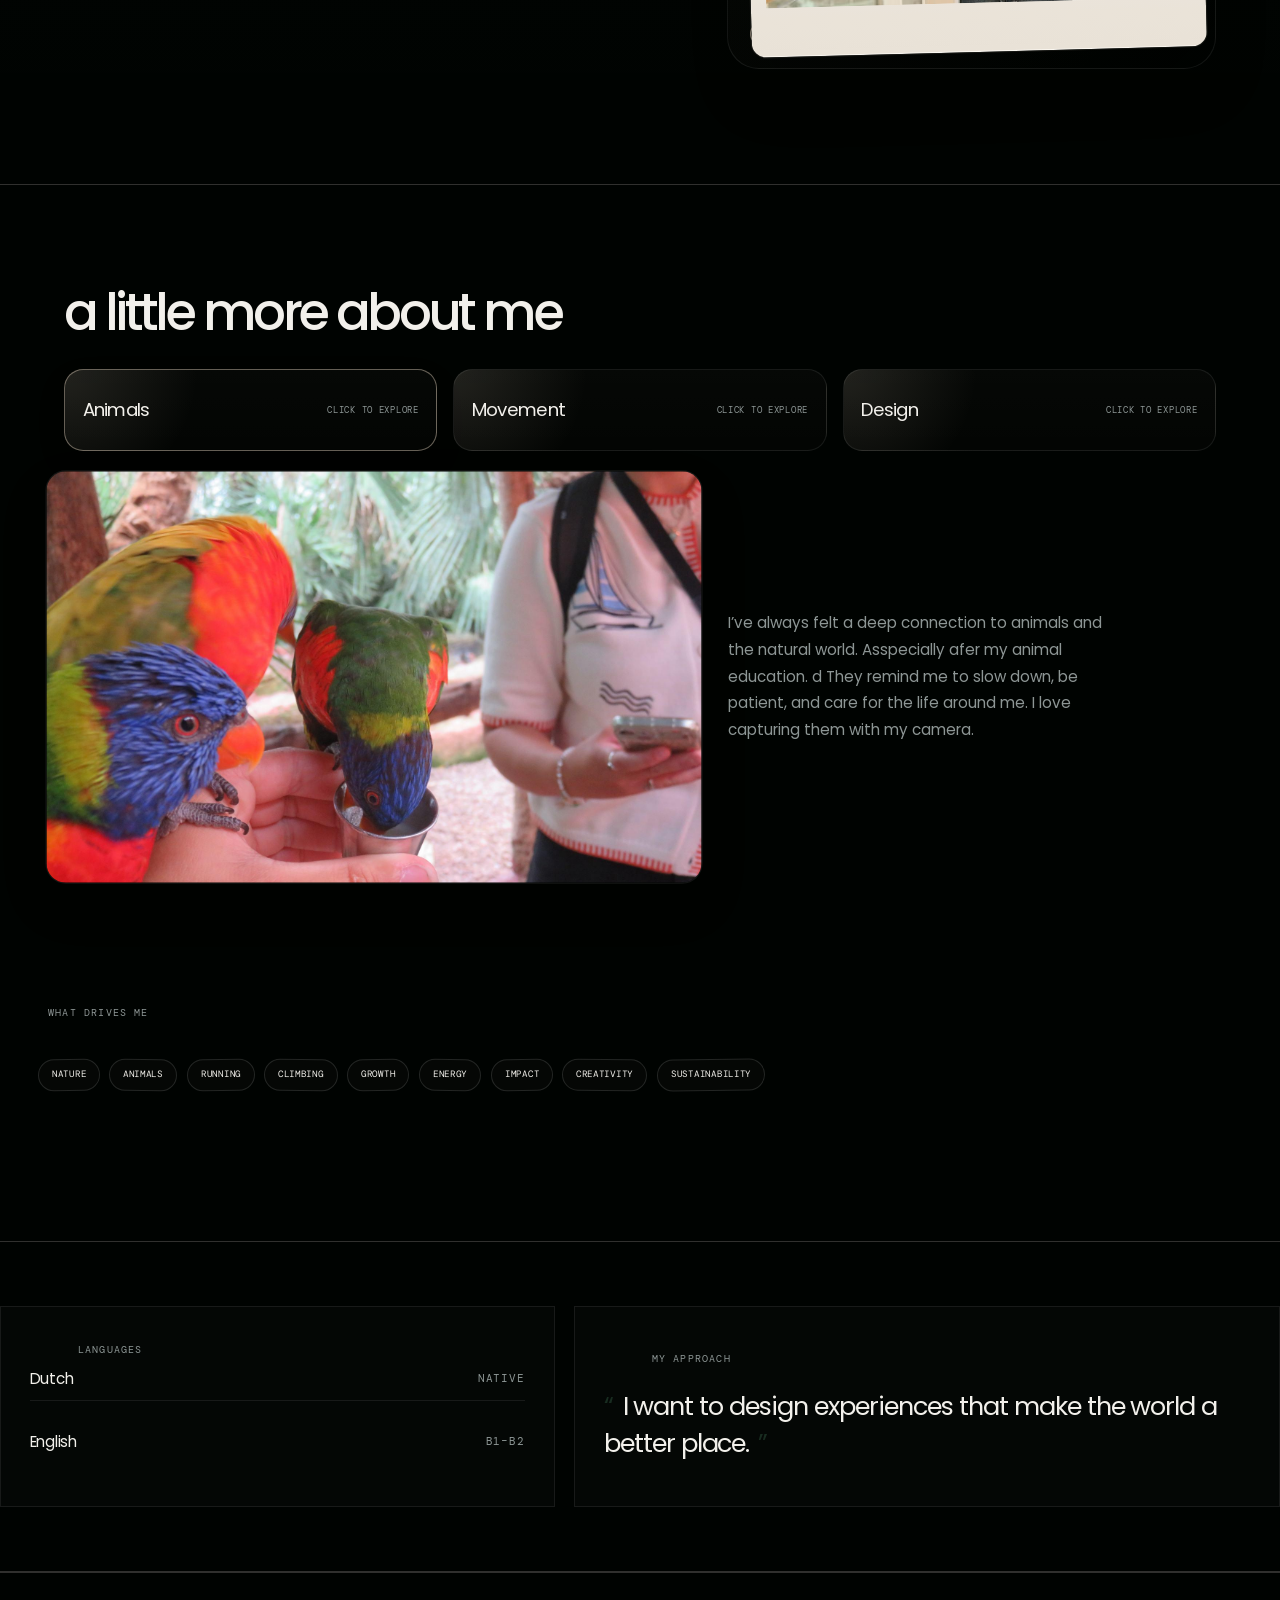
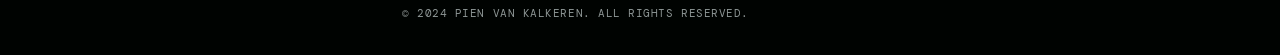
<file: overmij.html>
<!DOCTYPE html>
<html lang="en">
<head>
    <meta charset="UTF-8">
    <meta name="viewport" content="width=device-width, initial-scale=1.0">
    <title>About Me - Portfolio</title>
    <link href="https://fonts.googleapis.com/css2?family=Poppins:wght@400;600&display=swap" rel="stylesheet">
    <link rel="stylesheet" href="./css/styles.css">
</head>
<body>
    <header>
        <nav>
            <a href="./index.html">Pien van Kalkeren</a>
            <ul>
                <li><a href="./overmij.html">About Me</a></li>
                <li><a href="./projecten.html">Projects</a></li>
                <li><a href="./contact.html">Contact</a></li>
            </ul>

            <div class="hamburger">
                <svg xmlns="http://www.w3.org/2000/svg" fill="none" viewBox="0 0 24 24" stroke="currentColor">
                    <path stroke-linecap="round" stroke-linejoin="round" stroke-width="2" d="M4 6h16M4 12h16M4 18h16"></path>
                </svg>
            </div>
        </nav>
    </header>

    <section class="intro">
        <h1>I want to design<span>experiences</span> that make the world a better place.</h1>
    </section>
   
    <section class="photo-section">
        <div class="text-left">
            <h2>About Me</h2>
            <p>
                My name is Pien van Kalkeren, and I’m a designer who is driven by meaningful impact. I love nature, animals, and the feeling of being fully present in the world around me. Those things shape the way I work and the kind of experiences I want to create.
            </p>
            <p>
                Running, and climbing are a big part of my life. They give me energy, push me beyond my comfort zone, and help me grow in a way that feels real. I love what it does to me: it challenges me, strengthens me, and reminds me that growth often starts when I stop playing safe.
            </p>
            <p>
                That same mindset is what I want to reflect in my designs. I want my work to feel alive, thoughtful, and strong something that gives people energy and helps them move forward. I care about creating digital experiences that are not only beautiful, but also useful, human, and connected to the world we live in.
            </p>
            <a href="https://drive.google.com/file/d/1Zr5fMPQn6hrIlQsejtyiQdr0N2tYj7mP/view?usp=sharing">Download my CV</a>
        </div>
        <div class="image-right">
             <img src="./Image/me.jpeg" alt="Pien van Kalkeren" />
        </div>
    </section>
    
    <section class="story-reveal">
        <h3>a little more about me</h3>

        <div class="story-picker">
            <input type="radio" name="story-choice" id="story-animals" checked>
            <input type="radio" name="story-choice" id="story-movement">
            <input type="radio" name="story-choice" id="story-design">

            <div class="story-options">
                <label class="story-option" for="story-animals">
                    <span>Animals</span>
                    <em>Click to explore</em>
                </label>
                <label class="story-option" for="story-movement">
                    <span>Movement</span>
                    <em>Click to explore</em>
                </label>
                <label class="story-option" for="story-design">
                    <span>Design</span>
                    <em>Click to explore</em>
                </label>
            </div>

            <div class="story-panels">
                <article class="story-panel story-animals">
                    <img src="./Image/fotos/birds.JPG" alt="Animals and nature" />
                    <p>I’ve always felt a deep connection to animals and the natural world. Asspecially afer my animal education. d They remind me to slow down, be patient, and care for the life around me. I love capturing them with my camera.</p>
                </article>

                <article class="story-panel story-movement">
                    <img src="./Image/climb3.JPG" alt="Movement and sport" />
                    <p>Running and climbing keep me grounded. They remind me that growth often happens just outside my comfort zone.</p>
                </article>

                <article class="story-panel story-design">
                    <img src="./Image/Plasticsoupapp.png" alt="Design and digital work" />
                    <p>I design for a better world, not just screens. I want my work to feel helpful and meaningful in the real world.</p>
                </article>
            </div>
        </div>
    </section>

    <section class="skills-section personality-grid">
        <p class="mini-label">What drives me</p>
        <div class="tag-row">
            <span class="skill-tag">Nature</span>
            <span class="skill-tag">Animals</span>
            <span class="skill-tag">Running</span>
            <span class="skill-tag">Climbing</span>
            <span class="skill-tag">Growth</span>
            <span class="skill-tag">Energy</span>
            <span class="skill-tag">Impact</span>
            <span class="skill-tag">Creativity</span>
            <span class="skill-tag">Sustainability</span>
        </div>
    </section>
    
    
    
    <section class="vaardigheden-sectie">
        <div class="vaardigheden-content">
            <article class="language-card">
                <p class="mini-label">Languages</p>
                <ul class="language-list">
                    <li>
                        <span>Dutch</span>
                        <em>Native</em>
                    </li>
                    <li>
                        <span>English</span>
                        <em>B1–B2</em>
                    </li>
                </ul>
            </article>

            <article class="strength-card">
                <p class="mini-label">My approach</p>
                <blockquote>
                    I want to design experiences that make the world a better place.
                </blockquote>
            </article>
        </div>
    </section>
    
    

    <footer>
        <p>&copy; 2024 Pien van Kalkeren. All rights reserved.</p>
    </footer>

    <script src="./java/script.js"></script>
</body>
</html>
</file>
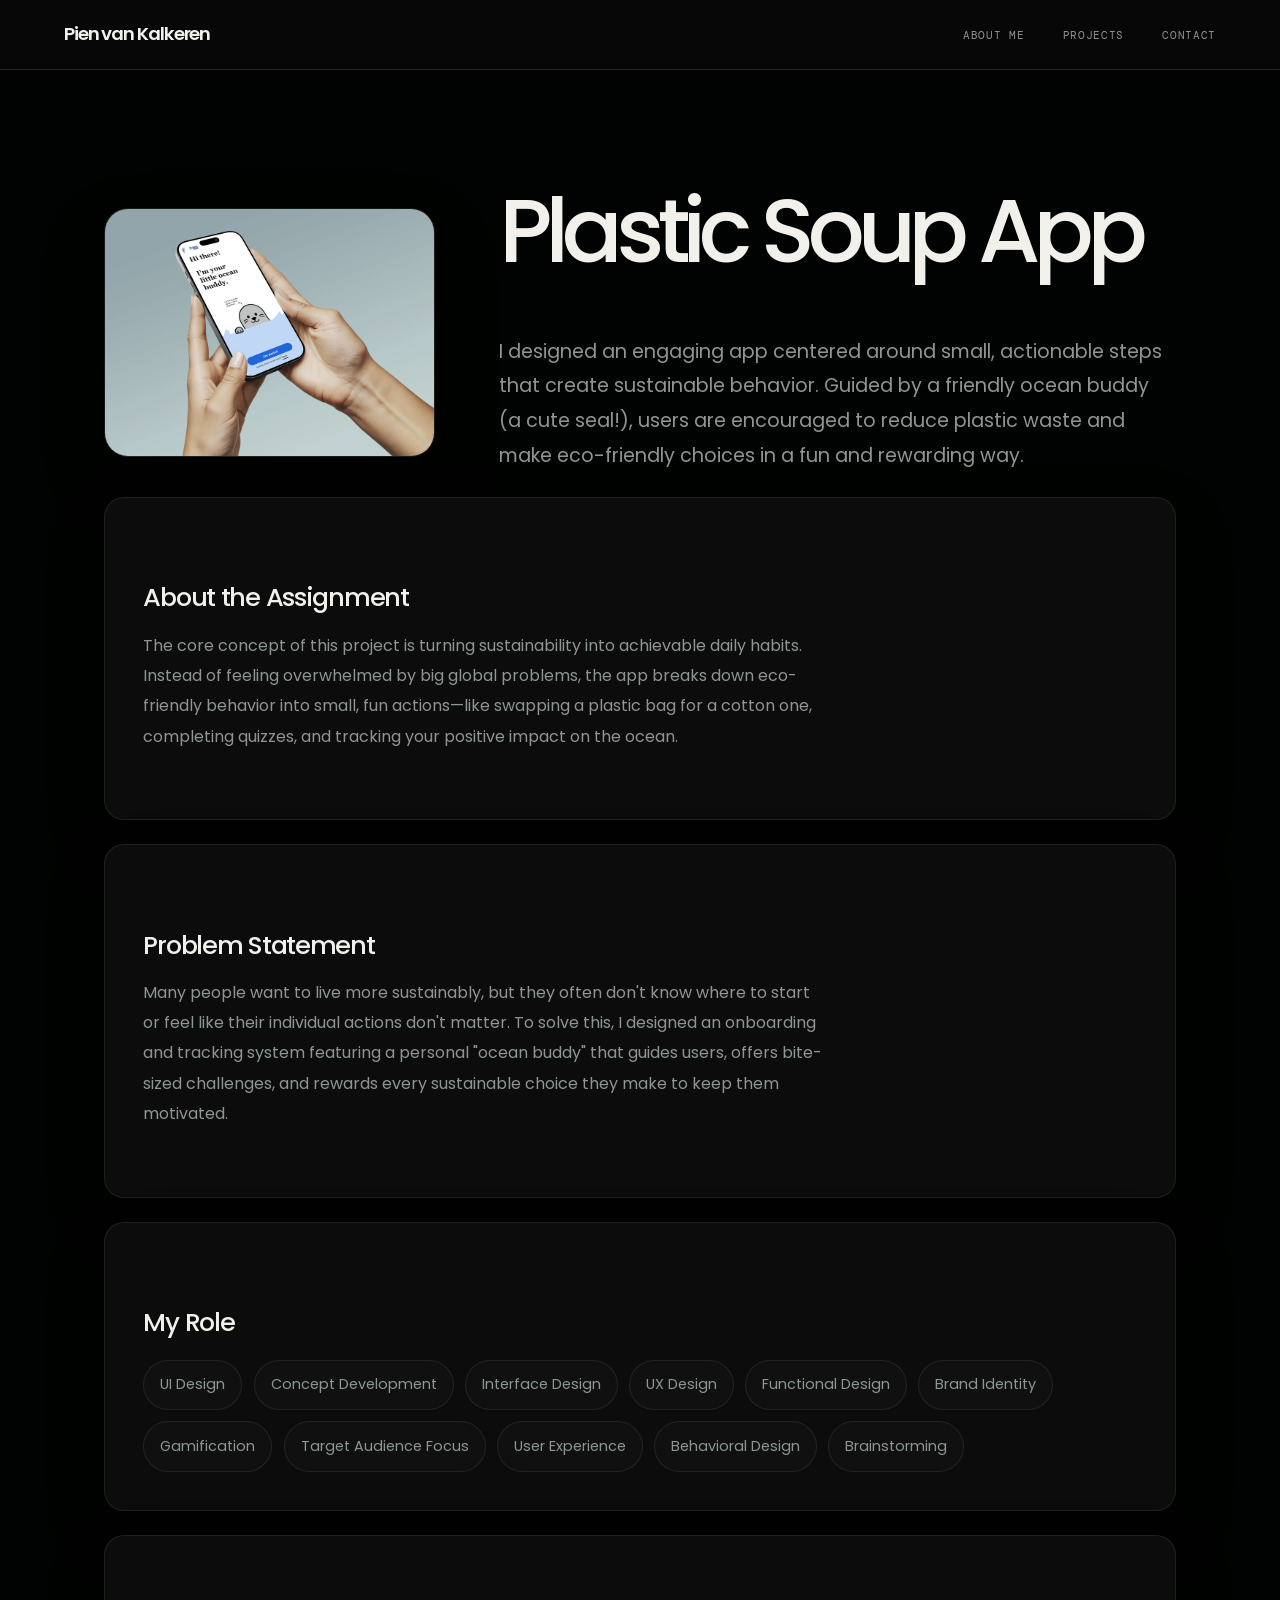
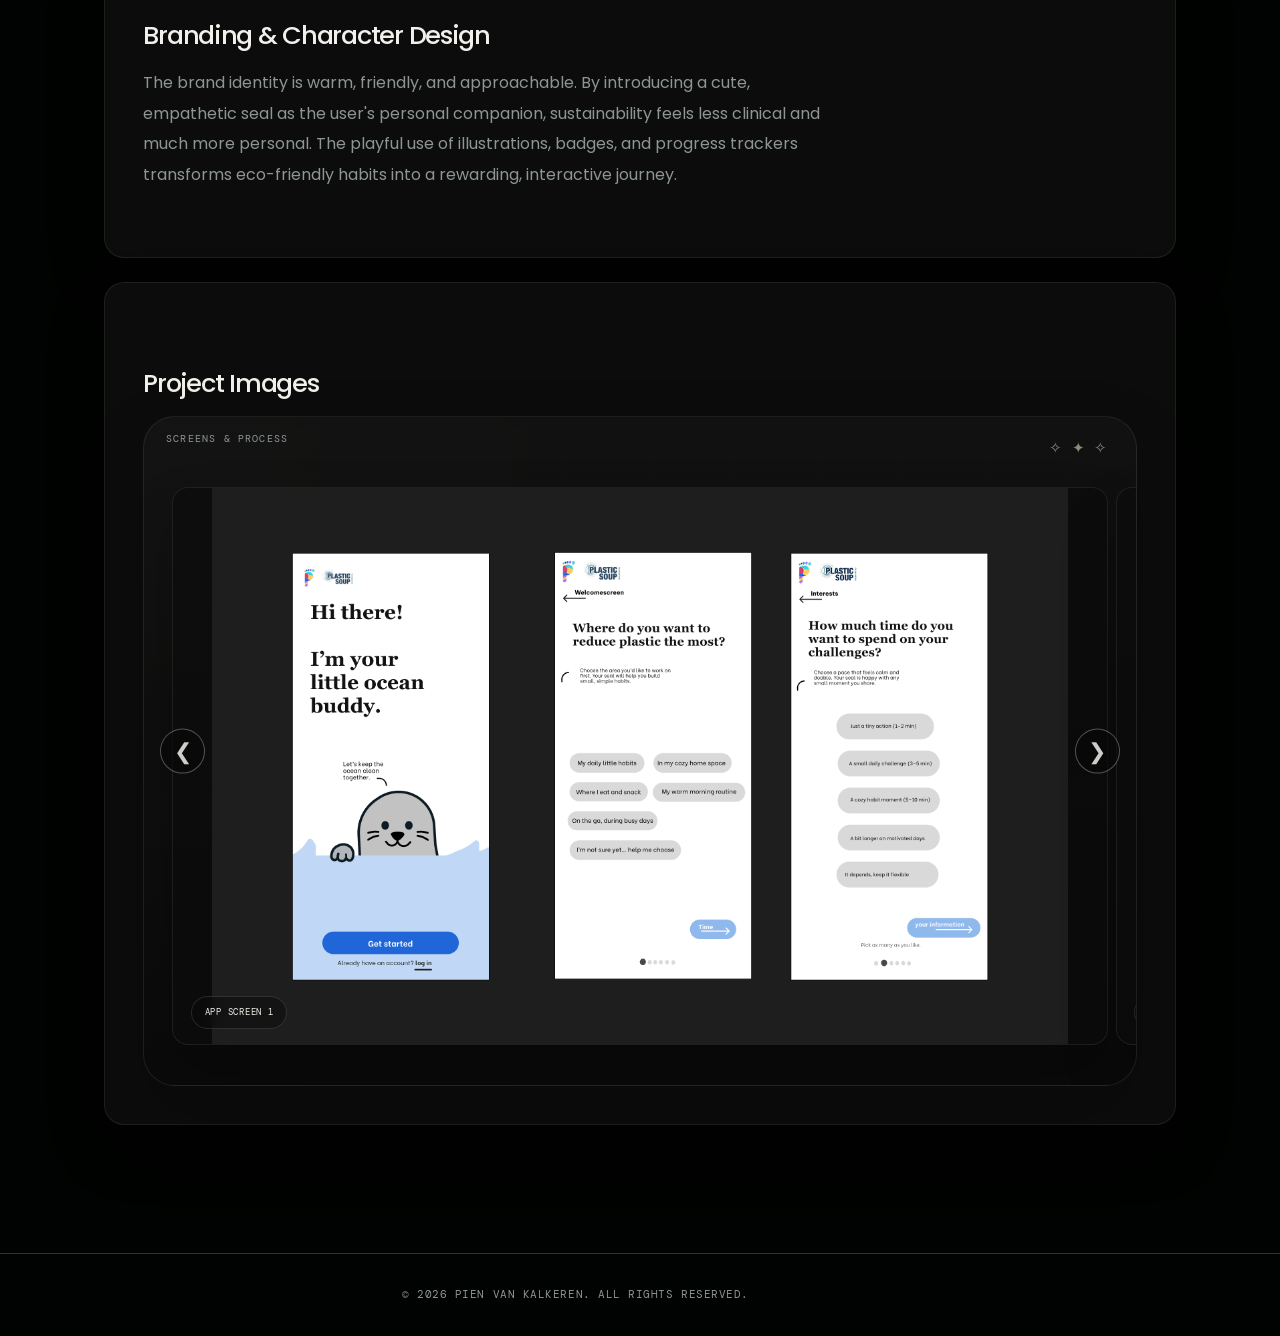
<file: Plasticsoupapp.html>
<!DOCTYPE html>
<html lang="en">
<head>
    <meta charset="UTF-8">
    <meta name="viewport" content="width=device-width, initial-scale=1.0">
    <title>Plastic Soup App</title>
    <link rel="stylesheet" href="https://fonts.googleapis.com/css2?family=Poppins:wght@400;600;700&display=swap">
    <link rel="stylesheet" href="./css/styles.css">
</head>
<body class="boekenzoeker">
    <header>
        <nav>
            <a href="./index.html">Pien van Kalkeren</a>
            <ul>
                <li><a href="./overmij.html">About Me</a></li>
                <li><a href="./projecten.html">Projects</a></li>
                <li><a href="./contact.html">Contact</a></li>
            </ul>

            <div class="hamburger">
                <svg xmlns="http://www.w3.org/2000/svg" fill="none" viewBox="0 0 24 24" stroke="currentColor">
                    <path stroke-linecap="round" stroke-linejoin="round" stroke-width="2" d="M4 6h16M4 12h16M4 18h16"></path>
                </svg>
            </div>
        </nav>
    </header>

    <main class="plasticsoup">
        <div>
        <section class="hero">
            <div class="hero-text">
             <img src="./Image/Plasticsoupapp.png" alt="Plastic Soup App Project">
            <h1>Plastic Soup App</h1>
            <p>I designed an engaging app centered around small, actionable steps that create sustainable behavior. Guided by a friendly ocean buddy (a cute seal!), users are encouraged to reduce plastic waste and make eco-friendly choices in a fun and rewarding way.</p>
        </div>
        </section>

        <section>
            <h3>About the Assignment</h3>
            <p>The core concept of this project is turning sustainability into achievable daily habits. Instead of feeling overwhelmed by big global problems, the app breaks down eco-friendly behavior into small, fun actions—like swapping a plastic bag for a cotton one, completing quizzes, and tracking your positive impact on the ocean.</p>
        </section>
        <section>
            <h3>Problem Statement</h3>
            <p>Many people want to live more sustainably, but they often don't know where to start or feel like their individual actions don't matter. To solve this, I designed an onboarding and tracking system featuring a personal "ocean buddy" that guides users, offers bite-sized challenges, and rewards every sustainable choice they make to keep them motivated.</p>
        </section>

         <section>
            <h3>My Role</h3>
            <ul>
                <li>UI Design</li>
                <li>Concept Development</li>
                <li>Interface Design</li>
                <li>UX Design</li>
                <li>Functional Design</li>
                <li>Brand Identity</li>
                <li>Gamification</li>
                <li>Target Audience Focus</li>
                <li>User Experience</li>
                <li>Behavioral Design</li>
                <li>Brainstorming</li>
            </ul>
        </section>
        <section>
            <h3>Branding & Character Design</h3>
            <p>The brand identity is warm, friendly, and approachable. By introducing a cute, empathetic seal as the user's personal companion, sustainability feels less clinical and much more personal. The playful use of illustrations, badges, and progress trackers transforms eco-friendly habits into a rewarding, interactive journey.</p>
        </section>
        <section class="carousel-section">
            <h3>Project Images</h3>
            <div class="carousel-container mobiel-carousel">
                <div class="carousel">
                    <img src="./Image/screensplasticapp1.png" alt="App Screen 1">
                    <img src="./Image/screensplastic2.png" alt="App Screen 2">
                    <img src="./Image/screensplastic3.png" alt="App Screen 3">
                    <img src="./Image/screensplastic5.png" alt="App Screen 4">
                </div>
                <button class="prev" onclick="moveSlideMobile(-1)">&#10094;</button>
                <button class="next" onclick="moveSlideMobile(1)">&#10095;</button>
            </div>
        </section>
        
    </main>

    <footer>
        <p>&copy; 2026 Pien van Kalkeren. All rights reserved.</p>
    </footer>

    <script src="./java/script.js"></script>
</body>
</html>
</file>
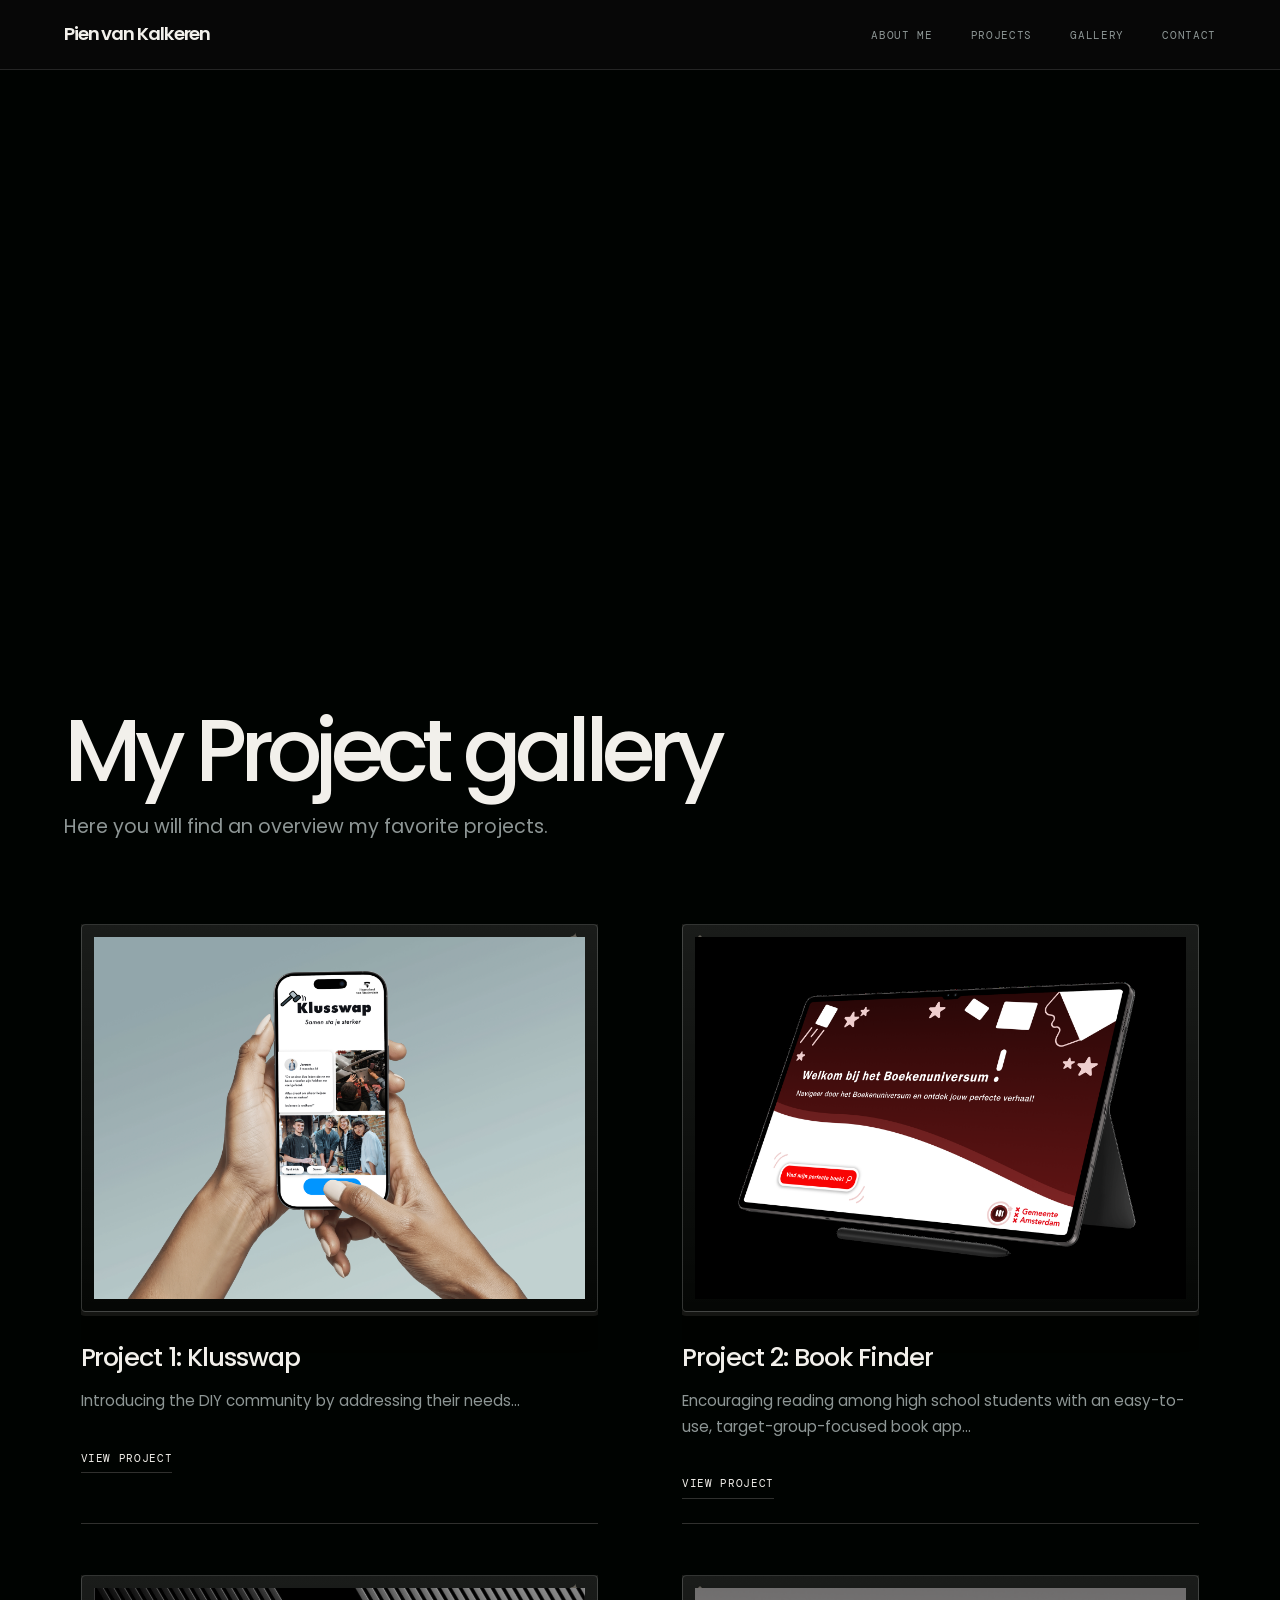
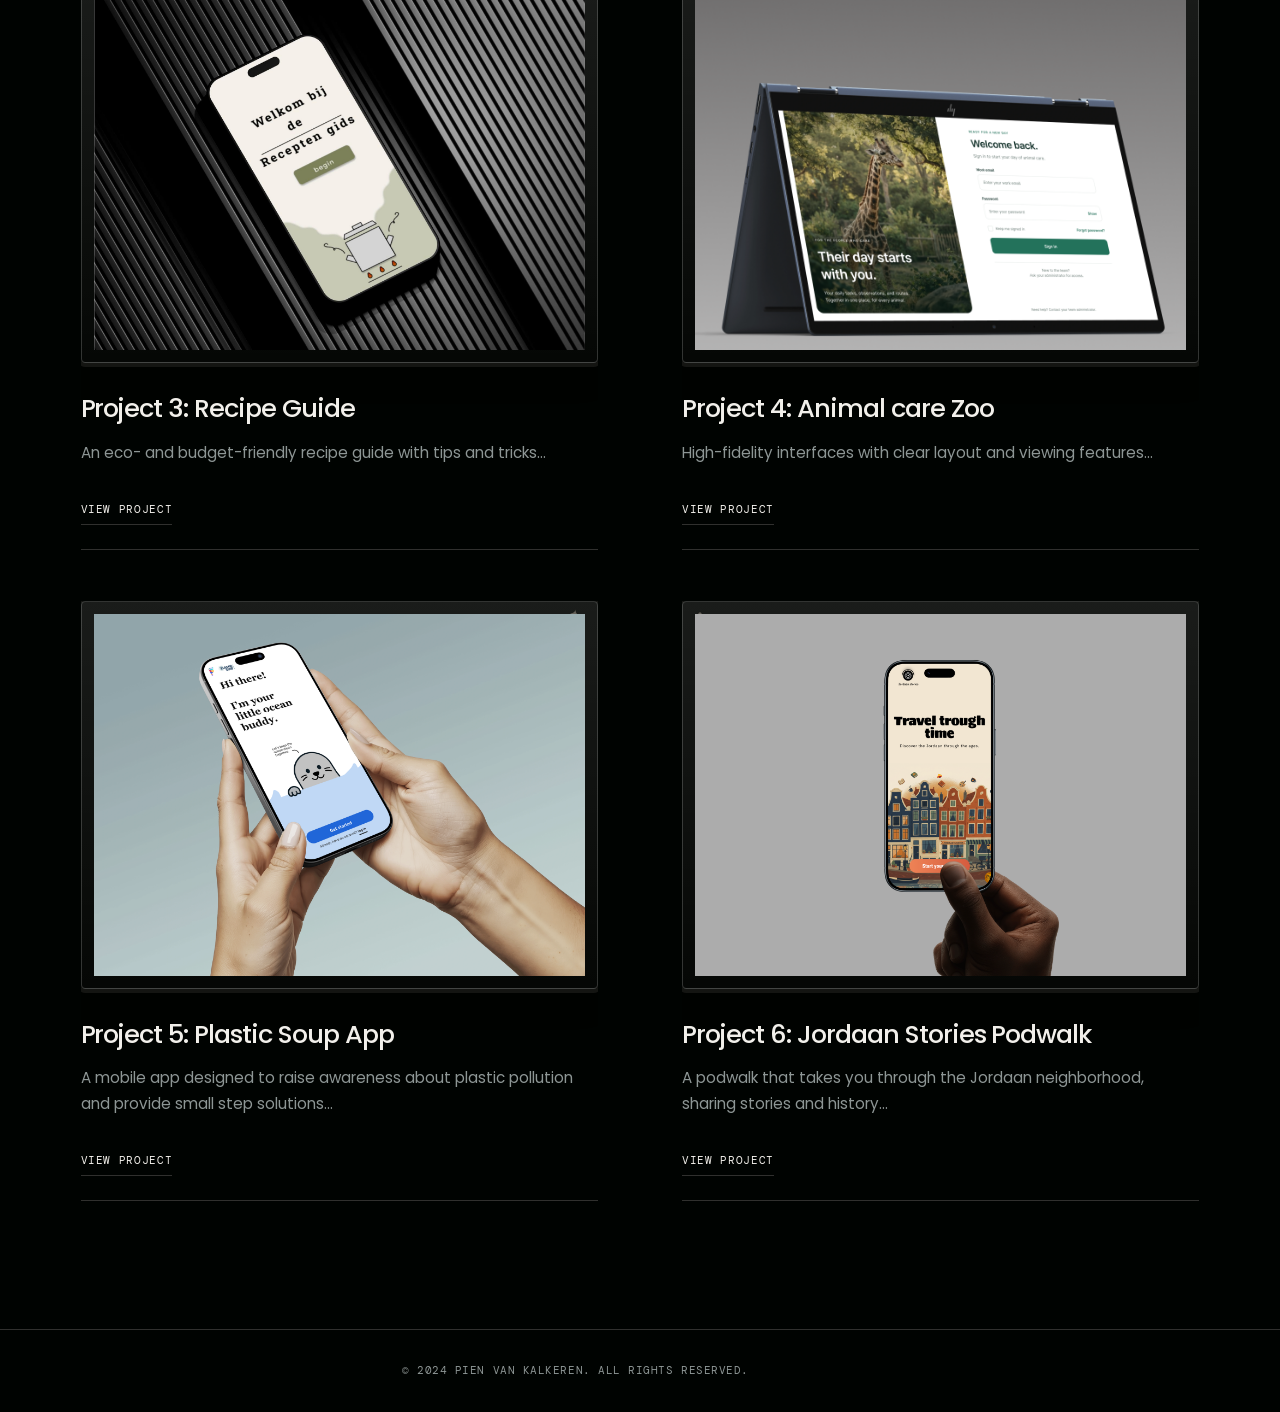
<file: projecten.html>
<!DOCTYPE html>
<html lang="en">
<head>
    <meta charset="UTF-8">
    <meta name="viewport" content="width=device-width, initial-scale=1.0">
    <title>Projects</title>
    <link rel="stylesheet" href="https://fonts.googleapis.com/css2?family=Poppins:wght@400;600;700&display=swap">
    <link rel="stylesheet" href="./css/styles.css">
</head>
<body class="projecten">
    <header>
        <nav>
            <a href="./index.html">Pien van Kalkeren</a>
                <ul>
                    <li><a href="./overmij.html">About Me</a></li>
                    <li><a href="./projecten.html">Projects</a></li>
                    <li><a href="./gallery.html">Gallery</a></li>
                    <li><a href="./contact.html">Contact</a></li>
                </ul>

                <div class="hamburger">
                       <svg xmlns="http://www.w3.org/2000/svg" fill="none" viewBox="0 0 24 24" stroke="currentColor">
                <path stroke-linecap="round" stroke-linejoin="round" stroke-width="2" d="M4 6h16M4 12h16M4 18h16"></path>
            </svg>
        </div>
        </nav>
    </header>

    <main>
        <section class="intro">
            <h2>My Project gallery</h2>
            <p>Here you will find an overview my favorite projects.</p>
        </section>

        <section class="project-cards">
            <article>
                <img src="./Image/CoverimageKlusswap.png" alt="Project 1">
                <h3>Project 1: Klusswap</h3>
                <p>Introducing the DIY community by addressing their needs...</p>
                <a href="./Klusswap.html">View Project</a>
            </article>

            <article>
                <img src="./Image/pagina0appboekenzoeker.png" alt="Project 2">
                <h3>Project 2: Book Finder</h3>
                <p>Encouraging reading among high school students with an easy-to-use, target-group-focused book app...</p>
                <a href="./boekenzoeker.html">View Project</a>
            </article>

            <article>
                <img src="./Image/DeReceptenGids.jpg" alt="Project 3">
                <h3>Project 3: Recipe Guide</h3>
                <p>An eco- and budget-friendly recipe guide with tips and tricks...</p>
                <a href="./Receptengids.html">View Project</a>
            </article>
            <article>
                <img src="./Image/coverimageAnimal.png" alt="Project 5">
                <h3>Project 4: Animal care Zoo</h3>
                <p>High-fidelity interfaces with clear layout and viewing features...</p>
                <a href="./Bingin.html">View Project</a>
            </article>

             <article>
                <img src="./Image/Plasticsoupapp.png" alt="Project 5">
                <h3>Project 5: Plastic Soup App</h3>
                <p>A mobile app designed to raise awareness about plastic pollution and provide small step solutions...</p>
                <a href="./Plasticsoupapp.html">View Project</a>
            </article>
             <article>
                <img src="./Image/Jordaanstories1.png" alt="Project 5">
                <h3>Project 6: Jordaan Stories Podwalk</h3>
                <p>A podwalk that takes you through the Jordaan neighborhood, sharing stories and history...</p>
                <a href="./Jordaan.html">View Project</a>
        </section>
    </main>

    <footer>
        <p>&copy; 2024 Pien van Kalkeren. All rights reserved.</p>
    </footer>

    <script src="./java/script.js"></script>
</body>
</html>
</file>
<file: css/styles.css>
/* PIEN â€” Dark Editorial Portfolio
   Replace your existing stylesheet with this file.
   Keeps the page hooks/classes found in your original CSS:
   .home, .intro, .project-cards, .photo-section, .skills-section,
   .vaardigheden-sectie, .vaardigheden-content, .contact-form,
   .contact-icons, .contact-icon, .carousel-container, .mobiel-carousel,
   and the body classes .vaardigheden, .contactformulier, .boekenzoeker.
*/

@import url('https://fonts.googleapis.com/css2?family=DM+Mono:wght@400;500&family=Poppins:wght@400;500;600;700;800&family=Cormorant+Garamond:ital,wght@0,500;0,600;1,500&display=swap');

:root {
  --bg: #000301;
  --surface: #030903;
  --surface-soft: #09130d;
  --text: #f2f0eb;
  --muted: #8d9695;
  --line: #30302e;
  --accent: #182c20;
  --serif: 'Cormorant Garamond', Georgia, serif;
  --display: 'Poppins', Arial, sans-serif;
  --sans: 'Poppins', Arial, sans-serif;
  --mono: 'DM Mono', monospace;
  --page-width: 1440px;
  --gutter: clamp(1.25rem, 5vw, 5rem);
}

*,
*::before,
*::after {
  box-sizing: border-box;
  margin: 0;
  padding: 0;
}

html {
  scroll-behavior: smooth;
  background: var(--bg);
}

body {
  min-height: 100%;
  overflow-x: hidden;
  background: var(--bg);
  color: var(--text);
  font-family: var(--sans);
  font-size: 16px;
  line-height: 1.65;
  -webkit-font-smoothing: antialiased;
  text-rendering: optimizeLegibility;
}

body, button, input, textarea {
  font-family: var(--sans);
}

img, video, iframe {
  max-width: 100%;
}

img {
  display: block;
  height: auto;
  object-fit: cover;
}

a {
  color: inherit;
  text-decoration: none;
  transition: color .25s ease, opacity .25s ease;
}

a:hover {
  color: var(--accent);
}

button {
  color: inherit;
  font: inherit;
}

::selection {
  color: var(--bg);
  background: var(--accent);
}

:focus-visible {
  outline: 1px solid var(--accent);
  outline-offset: 5px;
}

/* Type */
h1, h2, h3, h4 {
  color: var(--text);
  font-weight: 500;
  line-height: 1.05;
  letter-spacing: -.055em;
}

h1, h2 {
  font-family: var(--display);
  font-weight: 500;
  letter-spacing: -.055em;
  line-height: .88;
  text-wrap: balance;
}

h3, h4 {
  font-family: var(--display);
  font-weight: 500;
  letter-spacing: -.04em;
}

h1 { font-size: clamp(3.6rem, 8.7vw, 9rem); }
h2 { font-size: clamp(2.6rem, 5.1vw, 5.6rem); }
h3 { font-size: clamp(1.35rem, 2vw, 2rem); }

p {
  color: var(--muted);
  max-width: 68ch;
}

small, .eyebrow, .meta, .project-meta {
  font-family: var(--mono);
  font-size: .68rem;
  line-height: 1.5;
  letter-spacing: .08em;
  text-transform: uppercase;
  color: var(--muted);
}

/* Shared layout */
main {
  width: min(100%, var(--page-width));
  margin-inline: auto;
}

section {
  position: relative;
}

hr, .rule {
  border: 0;
  border-top: 1px solid var(--line);
}

/* Navigation */
header {
  position: fixed;
  z-index: 100;
  inset: 0 0 auto;
  width: 100%;
  padding: 1.15rem var(--gutter);
  background: rgba(9, 9, 9, .86);
  border-bottom: 1px solid rgba(255,255,255,.12);
  backdrop-filter: blur(14px);
  -webkit-backdrop-filter: blur(14px);
}

header nav {
  width: min(100%, var(--page-width));
  margin-inline: auto;
  min-height: 2rem;
  display: flex;
  align-items: center;
  justify-content: space-between;
  gap: 2rem;
  padding: 0;
  background: transparent;
}

header nav > a:first-child {
  color: var(--text);
  font-size: 1.15rem;
  font-weight: 600;
  letter-spacing: -.06em;
}

header nav ul {
  display: flex;
  align-items: center;
  gap: clamp(1.2rem, 3vw, 3rem);
  list-style: none;
}

header nav ul li {
  margin: 0;
}

header nav ul li a {
  color: var(--muted);
  font-family: var(--mono);
  font-size: .68rem;
  letter-spacing: .06em;
  text-transform: uppercase;
}

header nav ul li a:hover,
header nav ul li a[aria-current="page"] {
  color: var(--text);
}

.hamburger {
  display: none;
  cursor: pointer;
  border: 0;
  background: transparent;
}

.hamburger svg {
  width: 25px;
  height: 25px;
  stroke: var(--text);
}

/* Home â€” editorial hero */
.home section:first-of-type {
  position: relative;
  isolation: isolate;
  min-height: 100vh;
  padding: 8rem var(--gutter) 5.5rem;
  display: flex;
  flex-direction: column;
  align-items: flex-start;
  justify-content: flex-end;
  gap: 1.9rem;
  text-align: left;
  color: var(--text);
  background: var(--bg);
  overflow: hidden;
}

.home section:first-of-type::before {
  content: '';
  position: absolute;
  inset: -10% -8% -14% -8%;
  background:
    radial-gradient(circle at 18% 28%, rgba(9, 58, 20, 0.42), transparent 18%),
    radial-gradient(circle at 68% 32%, rgba(4, 29, 9, 0.2), transparent 18%),
    radial-gradient(circle at 52% 64%, rgba(47, 97, 46, 0.08), transparent 28%),
    linear-gradient(110deg, rgba(11,11,11,.8), rgba(11,11,11,.38) 40%, rgba(11,11,11,.82)),
    linear-gradient(180deg, rgba(2, 29, 9, 0.08), rgba(9,9,9,.22));
  filter: blur(10px) saturate(1.25);
  opacity: .9;
  transform: scale(1.08);
  animation: heroDrift 20s ease-in-out infinite alternate;
  z-index: 0;
}

.home section:first-of-type::after {
  content: '';
  position: absolute;
  inset: 0;
  background:
    radial-gradient(circle at 24% 22%, rgba(198,184,165,.18), transparent 20%),
    radial-gradient(circle at 80% 18%, rgba(255,255,255,.08), transparent 22%),
    linear-gradient(90deg, rgba(9,9,9,.8), rgba(9,9,9,.12) 38%, rgba(9,9,9,.8));
  z-index: 0;
}

.home section:first-of-type h1 {
  position: relative;
  z-index: 1;
  display: flex;
  flex-direction: column;
  gap: .08em;
  max-width: 12ch;
  padding: 0;
  margin: 0;
  color: var(--text);
  background: none;
  font-size: clamp(4.2rem, 9vw, 8.5rem);
  font-weight: 500;
  line-height: .88;
  letter-spacing: -.075em;
  text-shadow: 0 1px 0 rgba(255,255,255,.05);
  animation: none;
}

.home section:first-of-type h1 span {
  display: block;
  white-space: nowrap;
}

.home section:first-of-type h1 em {
  color: var(--accent);
  font-family: var(--serif);
  font-weight: 500;
}

.home section:first-of-type p {
  position: relative;
  z-index: 1;
  max-width: 31rem;
  margin: .65rem 0 0;
  color: #aaa7a0;
  font-size: clamp(.9rem, 1.15vw, 1rem);
  line-height: 1.55;
}

.home section:first-of-type a {
  position: relative;
  z-index: 1;
  display: inline-flex;
  align-items: center;
  gap: .8rem;
  margin-top: 1.4rem;
  padding: 0 0 .6rem;
  border: 0;
  border-bottom: 1px solid var(--text);
  border-radius: 0;
  color: var(--text);
  background: transparent;
  font-family: var(--mono);
  font-size: .72rem;
  font-weight: 400;
  letter-spacing: .06em;
  text-transform: uppercase;
  animation: none;
}

.home section:first-of-type a:hover {
  color: var(--accent);
  border-color: var(--accent);
  transform: none;
  background: transparent;
}

/* Home â€” about */
.home section:nth-of-type(2) {
  min-height: 100vh;
  padding: clamp(6rem, 10vw, 10rem) var(--gutter);
  background: var(--surface);
  text-align: left;
}

.home section:nth-of-type(2) h2 {
  max-width: 12ch;
  margin: 0 0 2.5rem;
  color: var(--text);
  background: none;
  font-size: clamp(2.7rem, 6vw, 6rem);
  letter-spacing: -.07em;
  animation: none;
}

.home section:nth-of-type(2) h2 em {
  color: var(--accent);
  font-family: var(--serif);
  font-weight: 500;
}

.home section:nth-of-type(2) p {
  max-width: 55rem;
  margin: 0 0 1rem;
  color: #aaa7a0;
  font-size: clamp(.95rem, 1.2vw, 1.1rem);
  line-height: 1.7;
  animation: none;
}

/* Home â€” selected projects */
.home section:nth-of-type(3) {
  min-height: 100vh;
  padding: clamp(6rem, 9vw, 9rem) var(--gutter);
  background: var(--bg);
  color: var(--text);
  text-align: left;
  display: flex;
  flex-direction: column;
  justify-content: center;
}

.home section:nth-of-type(3) h2 {
  margin-bottom: 3rem;
  color: var(--text);
  background: none;
  font-size: clamp(2.7rem, 6vw, 6rem);
  letter-spacing: -.07em;
}

.home section:nth-of-type(3) > div {
  display: grid;
  grid-template-columns: repeat(2, minmax(0, 1fr));
  gap: clamp(1.5rem, 3vw, 3rem);
  padding: 0;
}

.home section:nth-of-type(3) article {
  overflow: hidden;
  padding: 0 0 1.5rem;
  border: 0;
  border-bottom: 1px solid var(--line);
  border-radius: 0;
  background: transparent;
  box-shadow: none;
  text-align: left;
  transition: opacity .3s ease;
}

.home section:nth-of-type(3) article:hover {
  transform: none;
  box-shadow: none;
  opacity: .84;
}

.home section:nth-of-type(3) article img {
  width: 100%;
  aspect-ratio: 4 / 3;
  height: auto;
  padding: .75rem;
  background:
    linear-gradient(180deg, rgba(255,255,255,.1), rgba(255,255,255,.02));
  border: 1px solid rgba(255,255,255,.18);
  border-radius: .28rem;
  box-shadow: 0 0 0 4px rgba(245,238,227,.08), 0 18px 26px rgba(0,0,0,.12);
  object-fit: cover;
  object-position: center;
  transition: transform .7s cubic-bezier(.2,.7,.2,1), box-shadow .3s ease;
}

.home section:nth-of-type(3) article:hover img {
  transform: none;
  box-shadow: 0 0 0 4px rgba(245,238,227,.08), 0 22px 30px rgba(0,0,0,.16);
}

.home section:nth-of-type(3) article h3 {
  margin: 1.2rem 0 .5rem;
  color: var(--text);
  background: none;
  font-size: clamp(1.4rem, 2vw, 2rem);
  letter-spacing: -.04em;
}

.home section:nth-of-type(3) article p {
  margin: 0 0 1rem;
  color: var(--muted);
  font-size: .95rem;
}

.home section:nth-of-type(3) article a {
  display: inline-flex;
  align-items: center;
  gap: .5rem;
  margin: .4rem 0 0;
  padding: 0 0 .3rem;
  border-bottom: 1px solid var(--line);
  border-radius: 0;
  background: transparent;
  box-shadow: none;
  color: var(--text);
  font-family: var(--mono);
  font-size: .68rem;
  font-weight: 400;
  letter-spacing: .06em;
  text-transform: uppercase;
}

.home section:nth-of-type(3) article a:hover {
  color: var(--accent);
  border-color: var(--accent);
  background: transparent;
  transform: none;
  box-shadow: none;
}

/* Home â€” skills */
.home section:nth-of-type(4) {
  min-height: 100vh;
  padding: clamp(6rem, 9vw, 9rem) var(--gutter);
  background: var(--surface);
  text-align: left;
  display: flex;
  flex-direction: column;
  justify-content: center;
}

.home section:nth-of-type(4) h2 {
  margin-bottom: 2.5rem;
  color: var(--text);
  background: none;
  font-size: clamp(2.7rem, 6vw, 6rem);
  letter-spacing: -.07em;
}

.creative-mix {
  position: relative;
  overflow: hidden;
  padding: clamp(5rem, 9vw, 9rem) var(--gutter);
  background:
    radial-gradient(circle at top left, rgba(198,184,165,.12), transparent 28%),
    linear-gradient(180deg, rgba(17,17,17,.96), rgba(9,9,9,1));
}

.creative-mix::before {
  content: '';
  position: absolute;
  inset: 3rem auto auto 5%;
  width: 22rem;
  height: 22rem;
  border-radius: 50%;
  background: radial-gradient(circle, rgba(198,184,165,.22), transparent 60%);
  filter: blur(24px);
  pointer-events: none;
}

.creative-mix h2 {
  position: relative;
  z-index: 1;
  margin-bottom: 2.5rem;
  color: var(--text);
  background: none;
  font-size: clamp(2.7rem, 6vw, 6rem);
  letter-spacing: -.07em;
}

.ingredient-grid {
  position: relative;
  z-index: 1;
  display: grid;
  grid-template-columns: repeat(4, minmax(0, 1fr));
  gap: 1rem;
}

.ingredient-card {
  position: relative;
  display: flex;
  flex-direction: column;
  align-items: flex-start;
  justify-content: flex-start;
  gap: .6rem;
  min-height: 190px;
  padding: 1.15rem 1rem 1.1rem;
  border: 1px solid rgba(255,255,255,.08);
  border-radius: 1.35rem;
  background: linear-gradient(180deg, rgba(255,255,255,.03), rgba(255,255,255,.01));
  box-shadow: inset 0 0 0 1px rgba(255,255,255,.02), 0 18px 30px rgba(0,0,0,.12);
  color: var(--text);
  transition: transform .25s ease, border-color .25s ease, box-shadow .25s ease;
}

.ingredient-card:nth-child(odd) {
  transform: rotate(-.7deg);
}

.ingredient-card:nth-child(even) {
  transform: rotate(.7deg);
}

.ingredient-card:hover {
  transform: translateY(-6px) rotate(0deg);
  border-color: rgba(198,184,165,.45);
  box-shadow: 0 20px 35px rgba(0,0,0,.18);
}

.ingredient-card::before {
  content: '∎';
  position: absolute;
  right: .95rem;
  top: .8rem;
  color: rgba(198,184,165,.7);
  font-size: 1rem;
  opacity: .9;
}

.ingredient-card::after {
  position: absolute;
  right: 1rem;
  bottom: .85rem;
  opacity: 0;
  transform: translateY(8px) scale(.9);
  transition: opacity .25s ease, transform .25s ease;
  font-size: 1.4rem;
  line-height: 1;
}

.ingredient-card:hover::after {
  opacity: 1;
  transform: translateY(0) scale(1);
}

.cooking-card { background: linear-gradient(135deg, rgba(255,195,120,.08), rgba(17,17,17,.95)); }
.detail-card { background: linear-gradient(135deg, rgba(160,200,255,.08), rgba(17,17,17,.95)); }
.creative-card { background: linear-gradient(135deg, rgba(239,170,170,.08), rgba(17,17,17,.95)); }
.writing-card { background: linear-gradient(135deg, rgba(196,163,255,.08), rgba(17,17,17,.95)); }
.climbing-card { background: linear-gradient(135deg, rgba(126,184,170,.08), rgba(17,17,17,.95)); }
.running-card { background: linear-gradient(135deg, rgba(255,170,170,.08), rgba(17,17,17,.95)); }
.animal-card { background: linear-gradient(135deg, rgba(182,226,164,.08), rgba(17,17,17,.95)); }
.curiosity-card { background: linear-gradient(135deg, rgba(255,224,140,.08), rgba(17,17,17,.95)); }

.nature-card::after, .cooking-card::after { content: '🍳'; }
.animal-card::after { content: '🐾'; }
.running-card::after { content: '🏃'; }
.climbing-card::after { content: '⛰️'; }
.writing-card::after { content: '✍️'; }
.creative-card::after { content: '🎨'; }
.detail-card::after { content: '✨'; }
.curiosity-card::after { content: '🤔'; }

.ingredient-card span {
  display: inline-flex;
  align-items: center;
  justify-content: center;
  width: 2.2rem;
  height: 2.2rem;
  flex-shrink: 0;
  border: 1px solid rgba(198,184,165,.32);
  border-radius: 50%;
  background: rgba(198,184,165,.06);
  color: var(--accent);
  font-family: var(--mono);
  font-size: .58rem;
  letter-spacing: .08em;
}

.ingredient-card strong {
  margin: 0;
  color: var(--text);
  font-size: clamp(1rem, 1.4vw, 1.2rem);
  font-weight: 500;
  line-height: 1.2;
  letter-spacing: -.04em;
}

.ingredient-card small {
  display: block;
  margin: 0;
  color: var(--muted);
  font-size: .8rem;
  line-height: 1.6;
  letter-spacing: .01em;
}

.story-reveal {
  padding: clamp(4rem, 8vw, 7rem) var(--gutter);
  background: var(--bg);
}

.story-reveal h2 {
  margin: 0 0 2rem;
  color: var(--text);
  font-size: clamp(2.7rem, 6vw, 6rem);
  letter-spacing: -.07em;
  line-height: .96;
}

.story-reveal h3 {
  margin: 0 0 2rem;
  color: var(--text);
  font-size: clamp(1.8rem, 4vw, 3.2rem);
  letter-spacing: -.07em;
  line-height: .96;
}

.story-reveal-grid {
  display: grid;
  grid-template-columns: repeat(3, minmax(0, 1fr));
  gap: 1rem;
}

.story-picker {
  display: grid;
  gap: 1rem;
}

.story-picker input {
  display: none;
}

.story-options {
  display: grid;
  grid-template-columns: repeat(3, minmax(0, 1fr));
  gap: 1rem;
}

.story-option {
  display: flex;
  align-items: center;
  justify-content: space-between;
  min-height: 82px;
  padding: 1rem 1.1rem;
  border: 1px solid rgba(255,255,255,.08);
  border-radius: 1.2rem;
  background:
    linear-gradient(180deg, rgba(255,255,255,.025), rgba(255,255,255,.01)),
    radial-gradient(circle at top left, rgba(198,184,165,.15), transparent 35%);
  cursor: pointer;
  transition: transform .25s ease, border-color .25s ease, box-shadow .25s ease;
}

.story-option:hover {
  transform: translateY(-2px);
  border-color: rgba(198,184,165,.35);
  box-shadow: 0 10px 25px rgba(0,0,0,.08);
}

.story-option span {
  color: var(--text);
  font-size: 1.15rem;
  letter-spacing: -.04em;
}

.story-option em {
  color: var(--muted);
  font-family: var(--mono);
  font-size: .56rem;
  font-style: normal;
  letter-spacing: .08em;
  text-transform: uppercase;
}

.story-panels {
  position: relative;
  min-height: 420px;
}

.story-panel {
  position: absolute;
  inset: 0;
  display: grid;
  grid-template-columns: minmax(0, 1.1fr) minmax(0, .9fr);
  align-items: center;
  gap: clamp(1rem, 2vw, 1.7rem);
  padding: .8rem 0;
  opacity: 0;
  pointer-events: none;
  transform: translateY(10px);
  transition: opacity .35s ease, transform .35s ease;
}

.story-panel img {
  display: block;
  width: min(100%, 620px);
  height: 100%;
  max-height: 390px;
  min-height: 240px;
  margin-inline: auto;
  object-fit: cover;
  object-position: center center;
  transform: scale(1.06);
  transform-origin: center;
  border: 1px solid rgba(255,255,255,.08);
  border-radius: 1.2rem;
  box-shadow: 0 20px 45px rgba(0,0,0,.12);
}

.story-panel.story-movement img {
  object-position: center 12%;
  transform: scale(1.08);
}

.story-panel p {
  margin: 0.5cm;
  color: var(--muted);
  font-size: clamp(.95rem, 1.1vw, 1.05rem);
  line-height: 1.75;
  max-width: 24rem;
}

#story-animals:checked ~ .story-options .story-option[for="story-animals"],
#story-movement:checked ~ .story-options .story-option[for="story-movement"],
#story-design:checked ~ .story-options .story-option[for="story-design"] {
  border-color: rgba(198,184,165,.5);
  box-shadow: 0 12px 28px rgba(0,0,0,.12);
}

#story-animals:checked ~ .story-panels .story-animals,
#story-movement:checked ~ .story-panels .story-movement,
#story-design:checked ~ .story-panels .story-design {
  opacity: 1;
  pointer-events: auto;
  transform: translateY(0);
}

@media (max-width: 1100px) {
  .story-reveal-grid {
    grid-template-columns: 1fr;
  }
}

@media (max-width: 800px) {
  .story-options {
    grid-template-columns: 1fr;
  }

  .story-panel {
    grid-template-columns: 1fr;
    align-items: start;
    padding: 0;
    min-height: 0;
  }

  .story-panel img {
    width: 100%;
    max-height: 280px;
    min-height: 0;
  }
}

.home-story {
  background: var(--surface);
}

@media (max-width: 800px) {
  .ingredient-grid {
    grid-template-columns: repeat(2, minmax(0, 1fr));
  }

  .story-reveal-grid {
    grid-template-columns: 1fr;
  }
}

@media (max-width: 600px) {
  .ingredient-grid {
    grid-template-columns: 1fr;
  }

  .creative-mix::before,
  .creative-mix::after {
    opacity: .35;
  }

  .ingredient-card:nth-child(odd),
  .ingredient-card:nth-child(even) {
    transform: none;
  }

  .vaardigheden-sectie {
    margin-top: 2.5rem;
    padding: 1.5rem 0;
  }

  .vaardigheden-content {
    gap: 1rem;
    width: calc(100% - 2rem);
    margin: 0 auto;
  }

  .vaardigheden-content article {
    padding: 1.4rem 1rem;
  }

  .language-list li {
    padding: .9rem 0;
  }
}

/* Intro and project overview */
.intro {
  display: flex;
  align-items: flex-end;
  min-height: 100vh;
  padding: clamp(8rem, 12vw, 11rem) var(--gutter) 3.5rem;
  margin: 0;
  text-align: left;
}

body.projecten .intro {
  display: flex;
  flex-direction: column;
  align-items: flex-start;
  justify-content: flex-end;
  gap: 1.35rem;
}

body.projecten .intro h2,
body.projecten .intro p {
  max-width: 100%;
  margin: 0;
}

.eyebrow {
  margin: 0 0 1rem;
  color: var(--muted);
  font-family: var(--mono);
  font-size: .62rem;
  letter-spacing: .16em;
  text-transform: uppercase;
}

.intro h1,
.intro h2 {
  max-width: 13ch;
  margin: 0 0 2.6rem;
  color: var(--text);
  background: none;
  font-size: clamp(2.7rem, 6.8vw, 6.8rem);
  line-height: .88;
  letter-spacing: -.08em;
  animation: none;
}

.intro h1 span {
  color: var(--accent);
  font-style: italic;
  font-weight: 500;
}

.intro p {
  max-width: 42rem;
  margin: 0;
  color: var(--muted);
  font-size: clamp(1rem, 1.5vw, 1.25rem);
  line-height: 1.7;
}

.scroll-btn {
  display: inline-flex;
  margin-top: 2rem;
  padding: 0 0 .4rem;
  border: 0;
  border-bottom: 1px solid var(--text);
  border-radius: 0;
  background: transparent;
  color: var(--text);
  font-family: var(--mono);
  font-size: .7rem;
  text-transform: uppercase;
}

.scroll-btn:hover {
  color: var(--accent);
  transform: none;
}

.project-cards {
  display: grid;
  grid-template-columns: repeat(2, minmax(0, 1fr));
  gap: clamp(2.25rem, 4vw, 4rem);
  padding: 1.5rem var(--gutter) clamp(6rem, 10vw, 10rem);
  margin: 0 auto;
}

.project-cards article {
  position: relative;
  overflow: hidden;
  max-width: 94%;
  margin: 0 auto;
  padding: 0 0 1.5rem;
  border: 0;
  border-bottom: 1px solid var(--line);
  border-radius: 0;
  background: transparent;
  box-shadow: none;
  color: var(--text);
  transition: opacity .3s ease;
}

.project-cards article::before {
  content: '✦';
  position: absolute;
  top: .2rem;
  right: 1rem;
  color: rgba(198,184,165,.42);
  font-size: .85rem;
  letter-spacing: .08em;
  transform: rotate(12deg);
  pointer-events: none;
}

.project-cards article:nth-child(2n)::before {
  content: '•';
  right: auto;
  left: .9rem;
  transform: rotate(-10deg);
}

.project-cards article:hover {
  transform: none;
  box-shadow: none;
  opacity: .82;
}

.project-cards article img {
  position: relative;
  display: block;
  width: 100%;
  aspect-ratio: 4 / 3;
  height: auto;
  padding: .75rem;
  background:
    linear-gradient(180deg, rgba(255,255,255,.1), rgba(255,255,255,.02));
  border: 1px solid rgba(255,255,255,.18);
  border-radius: .28rem;
  box-shadow: 0 0 0 4px rgba(245,238,227,.08), 0 18px 26px rgba(0,0,0,.12);
  object-fit: cover;
  object-position: center;
  transform: none;
  transition: transform .3s ease, box-shadow .3s ease;
}

.project-cards article:nth-child(3n+1) img,
.project-cards article:nth-child(3n+2) img,
.project-cards article:nth-child(3n+3) img {
  --polaroid-tilt: 0deg;
  border-radius: .28rem;
}

.project-cards article:hover img {
  transform: none;
  box-shadow: 0 0 0 4px rgba(245,238,227,.08), 0 22px 30px rgba(0,0,0,.16);
}

.project-cards article h3 {
  margin: 2rem 0 1.1rem;
  color: var(--text);
  background: none;
  font-size: clamp(1.4rem, 2vw, 2rem);
  letter-spacing: -.04em;
}

.project-cards article p {
  margin: 0 0 1.2rem;
  color: var(--muted);
  font-size: .95rem;
  line-height: 1.7;
}

.project-cards article a {
  display: inline-flex;
  margin-top: 1rem;
  padding: 0 0 .3rem;
  border-bottom: 1px solid var(--line);
  border-radius: 0;
  background: transparent;
  color: var(--text);
  font-family: var(--mono);
  font-size: .68rem;
  font-weight: 400;
  letter-spacing: .06em;
  text-transform: uppercase;
}

.project-cards article a:hover {
  color: var(--accent);
  border-color: var(--accent);
  background: transparent;
  transform: none;
}

/* Project detail / image and text sections */
.photo-section {
  position: relative;
  display: grid;
  grid-template-columns: minmax(0, 1.2fr) minmax(0, 1fr);
  align-items: center;
  gap: clamp(2rem, 6vw, 5rem);
  padding: clamp(4rem, 9vw, 9rem) var(--gutter);
  margin: 0;
  border: 0;
  border-bottom: 1px solid var(--line);
  border-radius: 0;
  background:
    radial-gradient(circle at top left, rgba(198,184,165,.08), transparent 28%),
    linear-gradient(180deg, rgba(255,255,255,.015), rgba(255,255,255,0));
  box-shadow: none;
  overflow: visible;
}

.photo-section::before {
  content: '✦ ✦ ✦';
  position: absolute;
  top: 1.2rem;
  right: 8%;
  color: rgba(198,184,165,.5);
  font-family: var(--serif);
  font-size: clamp(1rem, 1.4vw, 1.5rem);
  letter-spacing: .35em;
  pointer-events: none;
}

.text-left {
  flex: initial;
  width: 100%;
  max-width: 72rem;
  text-align: left;
  align-self: center;
}

.text-left h2 {
  margin-bottom: 1.5rem;
  color: var(--text);
  font-size: clamp(2.2rem, 4.8vw, 4.6rem);
  letter-spacing: -.07em;
}

.text-left p {
  margin-bottom: 1rem;
  color: var(--muted);
  font-size: clamp(.95rem, 1.2vw, 1.1rem);
  line-height: 1.7;
}

.text-left a {
  display: inline-flex;
  margin-top: 1.2rem;
  padding: 0 0 .4rem;
  border-bottom: 1px solid var(--text);
  border-radius: 0;
  background: transparent;
  color: var(--text);
  font-family: var(--mono);
  font-size: .7rem;
  text-transform: uppercase;
}

.text-left a:hover {
  color: var(--accent);
  background: transparent;
}

.image-right {
  position: relative;
  display: grid;
  place-items: center;
  justify-self: center;
  width: min(100%, 560px);
  margin-inline: auto;
  padding: 1rem;
  background: linear-gradient(135deg, rgba(198,184,165,.05), rgba(255,255,255,0));
  border: 1px solid rgba(255,255,255,.08);
  border-radius: 2rem;
}

.image-right::before,
.image-right::after {
  position: absolute;
  pointer-events: none;
}

.image-right::before {
  content: '✦';
  inset: .65rem 1.1rem auto auto;
  color: rgba(198,184,165,.7);
  font-family: var(--serif);
  font-size: clamp(2.4rem, 3vw, 3.1rem);
  line-height: 1;
  transform: rotate(12deg);
  text-shadow: 0 0 18px rgba(198,184,165,.2);
}

.image-right::after {
  content: '☾';
  inset: auto auto .9rem 1.2rem;
  color: rgba(198,184,165,.7);
  font-family: var(--serif);
  font-size: clamp(2rem, 2.8vw, 2.8rem);
  line-height: 1;
  opacity: .9;
}

.image-right img {
  position: relative;
  z-index: 1;
  display: block;
  width: min(100%, 480px);
  height: min(72vw, 620px);
  max-height: 620px;
  margin-inline: auto;
  padding: .9rem .9rem 3rem;
  border: 1px solid rgba(255,255,255,.08);
  border-radius: .9rem;
  background:
    linear-gradient(180deg, rgba(255,255,255,.22), rgba(255,255,255,0)),
    linear-gradient(180deg, #f8f3eb 0%, #e9e2d7 100%);
  box-shadow: 0 32px 60px rgba(0,0,0,.24), 0 0 0 1px rgba(198,184,165,.12);
  object-fit: cover;
  object-position: center center;
  transform: rotate(-1.5deg);
  animation: none;
}


/* Skills page */
body.vaardigheden main {
  min-height: 100vh;
  padding: 10rem var(--gutter) 6rem;
  background: var(--bg);
}

body.vaardigheden h1,
body.vaardigheden h2,
body.vaardigheden h3 {
  color: var(--text);
  font-weight: 500;
  letter-spacing: -.055em;
}

body.vaardigheden h2 {
  margin-bottom: 1.5rem;
  font-size: clamp(2.5rem, 5vw, 5rem);
  text-align: left;
}

body.vaardigheden article p {
  max-width: 55rem;
  margin-bottom: 2rem;
  color: var(--muted);
  font-size: 1.05rem;
  line-height: 1.8;
  text-align: left;
}

body.vaardigheden section {
  margin-bottom: 4rem;
}

body.vaardigheden section h3 {
  margin: 2rem 0 1rem;
  font-size: clamp(1.5rem, 3vw, 2.5rem);
  text-align: left;
}

body.vaardigheden section ul {
  display: flex;
  flex-wrap: wrap;
  justify-content: flex-start;
  gap: .7rem;
  padding: 0;
  list-style: none;
}

body.vaardigheden section ul li {
  padding: .65rem 1rem;
  border: 1px solid var(--line);
  border-radius: 0;
  background: transparent;
  color: #d7d4ce;
  font-size: .9rem;
  font-weight: 400;
  transition: border-color .25s ease, color .25s ease;
}

body.vaardigheden section ul li:hover {
  border-color: var(--accent);
  color: var(--accent);
  background: transparent;
  transform: none;
}

/* Legacy skills components, if still used in the HTML */
.skills-section {
  display: block;
  padding: 0 0 3rem;
  background: transparent;
  color: var(--text);
  text-align: left;
}

.personality-grid {
  margin-top: 1rem;
}

.mini-label {
  margin: 0 3rem;
  color: var(--muted);
  font-family: var(--mono);
  font-size: .62rem;
  letter-spacing: .12em;
  text-transform: uppercase;
}

.tag-row {
  display: flex;
  flex-wrap: wrap;
  gap: .6rem;
  margin:1cm;
}

.skill-tag {
  display: inline-flex;
  align-items: center;
  padding: .45rem .8rem;
  border: 1px solid rgba(255,255,255,.12);
  border-radius: 999px;
  background: rgba(255,255,255,.02);
  color: var(--text);
  font-family: var(--mono);
  font-size: .58rem;
  letter-spacing: .08em;
  text-transform: uppercase;
}

.skill-tag:nth-child(odd) {
  transform: rotate(-.7deg);
}

.skill-tag:nth-child(even) {
  transform: rotate(.7deg);
}

.skill {
  width: 100%;
  margin-bottom: 1rem;
  text-align: left;
}

.skill h3,
.skills-section .skill h3 {
  margin-bottom: .5rem;
  color: var(--text);
  font-size: 1rem;
  text-align: left;
}

.progress-bar {
  width: 100%;
  height: 2px;
  margin: .6rem 0;
  overflow: hidden;
  border-radius: 0;
  background: #333;
}

.progress {
  height: 100%;
  border-radius: 0;
  background: var(--accent);
  transition: width .5s ease;
}

.skills-section .progress.photoshop { width: 60%; }
.skills-section .progress.illustrator { width: 70%; }
.skills-section .progress.indesign { width: 30%; }
.skills-section .progress.xd { width: 75%; }
.skills-section .progress.after-effects { width: 30%; }
.skills-section .progress.figma { width: 85%; }
.skills-section .progress.sketch { width: 50%; }
.skills-section .progress.lightroom { width: 70%; }

.percentage {
  color: var(--muted);
  font-family: var(--mono);
  font-size: .75rem;
}

.vaardigheden-sectie {
  position: relative;
  margin-top: 4rem;
  padding: clamp(2rem, 5vw, 4rem) 0;
  border-top: 1px solid var(--line);
  border-bottom: 1px solid var(--line);
  background: transparent;
}

.vaardigheden-content {
  display: grid;
  grid-template-columns: 1.1fr 1.4fr;
  gap: 1.2rem;
  align-items: stretch;
}

.vaardigheden-content article {
  width: auto;
  margin: 0;
  padding: 2.2rem 1.8rem;
  border: 1px solid rgba(255,255,255,.08);
  background: rgba(255,255,255,.015);
  box-shadow: none;
  transition: none;
}

.language-card {
  background: linear-gradient(180deg, rgba(255,255,255,.02), rgba(255,255,255,.01));
}

.language-list {
  display: grid;
  gap: .8rem;
  margin: 0;
  padding: 0;
  list-style: none;
}

.language-list li {
  display: flex;
  align-items: center;
  justify-content: space-between;
  gap: 1rem;
  padding: 1rem 0;
  border-bottom: 1px solid rgba(255,255,255,.08);
  color: var(--text);
  font-size: .95rem;
}

.language-list li:last-child {
  border-bottom: 0;
}

.language-list li span {
  color: var(--text);
  letter-spacing: -.02em;
}

.language-list li em {
  color: var(--muted);
  font-family: var(--mono);
  font-size: .68rem;
  font-style: normal;
  letter-spacing: .08em;
  text-transform: uppercase;
}

.strength-row {
  display: flex;
  flex-wrap: wrap;
  gap: .6rem;
}

.strength-card {
  display: flex;
  flex-direction: column;
  justify-content: center;
  min-height: 100%;
  background: linear-gradient(180deg, rgba(255,255,255,.025), rgba(255,255,255,.015));
}

.strength-card blockquote {
  margin: 0;
  padding: 1.3rem 0 0;
  color: var(--text);
  font-size: clamp(1.2rem, 2vw, 1.8rem);
  line-height: 1.45;
  letter-spacing: -.04em;
}

.strength-card blockquote::before {
  content: '“';
  margin-right: .15em;
  color: var(--accent);
}

.strength-card blockquote::after {
  content: '”';
  margin-left: .1em;
  color: var(--accent);
}

.vaardigheden-content article h3 {
  margin-bottom: 1rem;
  color: var(--text);
  font-size: 1.3rem;
  letter-spacing: -.04em;
}

.vaardigheden-content article ul {
  padding: 0;
  list-style: none;
}

.vaardigheden-content article ul li {
  position: relative;
  margin-bottom: .5rem;
  padding: .5rem 0;
  background: transparent;
  color: var(--muted);
  font-size: .95rem;
}

.vaardigheden-content article ul li::before {
  display: none;
}

/* Contact page */
body.contactformulier main {
  width: min(100%, 850px);
  margin: 0 auto;
  padding: 10rem var(--gutter) 7rem;
}

body.contactformulier section {
  margin-bottom: 3rem;
  padding: clamp(2rem, 4vw, 3rem);
  border: 1px solid rgba(255,255,255,.08);
  border-radius: 1.5rem;
  background:
    radial-gradient(circle at top left, rgba(198,184,165,.08), transparent 28%),
    rgba(17,17,17,.72);
  box-shadow: 0 22px 50px rgba(0,0,0,.18);
  opacity: 1;
  transform: none;
  animation: none;
}

body.contactformulier section h2 {
  margin: 0 0 1rem;
  color: var(--text);
  font-size: clamp(2.4rem, 5vw, 4.8rem);
  letter-spacing: -.07em;
}

body.contactformulier section p {
  max-width: 38rem;
  margin: 0 0 2rem;
  color: var(--muted);
  font-size: clamp(1rem, 1.5vw, 1.15rem);
  line-height: 1.8;
}

body.contactformulier .contact-form form {
  display: flex;
  flex-direction: column;
  gap: 1rem;
}

body.contactformulier .contact-form input,
body.contactformulier .contact-form textarea {
  width: 100%;
  margin: 0;
  padding: 1rem 0;
  border: 0;
  border-bottom: 1px solid var(--line);
  border-radius: 0;
  background: transparent;
  color: var(--text);
  font-size: 1rem;
  resize: vertical;
}

body.contactformulier .contact-form input::placeholder,
body.contactformulier .contact-form textarea::placeholder {
  color: #77746f;
}

body.contactformulier .contact-form input:focus,
body.contactformulier .contact-form textarea:focus {
  outline: 0;
  border-color: var(--accent);
}

body.contactformulier .contact-form button {
  align-self: flex-start;
  width: auto;
  margin-top: 1rem;
  padding: .8rem 0;
  border: 0;
  border-bottom: 1px solid var(--text);
  border-radius: 0;
  background: transparent;
  color: var(--text);
  font-family: var(--mono);
  font-size: .7rem;
  letter-spacing: .06em;
  text-transform: uppercase;
  cursor: pointer;
  transition: color .25s ease, border-color .25s ease;
}

body.contactformulier .contact-form button:hover {
  color: var(--accent);
  border-color: var(--accent);
  transform: none;
  background: transparent;
}

body.contactformulier .social-media ul {
  padding: 0;
  list-style: none;
}

body.contactformulier .social-media ul li {
  margin: .8rem 0;
}

body.contactformulier .social-media ul li a {
  color: var(--muted);
  font-family: var(--mono);
  font-size: .8rem;
  text-transform: uppercase;
}

body.contactformulier .social-media ul li a:hover {
  color: var(--text);
  transform: none;
}

body.contactformulier .contact-icons {
  display: flex;
  flex-wrap: wrap;
  justify-content: flex-start;
  gap: 1rem;
  margin-top: 1.5rem;
}

body.contactformulier .contact-icon {
  display: inline-flex;
  align-items: center;
  justify-content: center;
  width: 82px;
  height: 82px;
  padding: 0;
  border: 1px solid rgba(255,255,255,.12);
  border-radius: 1.1rem;
  background: rgba(255,255,255,.02);
  box-shadow: 0 16px 28px rgba(0,0,0,.12);
}

body.contactformulier .contact-icon svg {
  width: 26px;
  height: 26px;
  color: var(--text);
}

body.contactformulier .contact-icon:hover {
  border-color: rgba(198,184,165,.55);
  box-shadow: 0 18px 30px rgba(0,0,0,.18);
  transform: translateY(-2px);
}

.contact-fun {
  display: grid;
  grid-template-columns: minmax(0, 1.1fr) minmax(0, 1.4fr);
  align-items: center;
  gap: 2rem;
  min-height: 100vh;
  padding: clamp(6rem, 9vw, 9rem) var(--gutter);
  background: #050505;
  border-top: 1px solid rgba(255,255,255,.08);
  box-shadow: inset 0 1px 0 rgba(255,255,255,.03);
}

.contact-fun-copy small {
  display: inline-block;
  margin-bottom: 1rem;
  color: var(--accent);
  font-family: var(--mono);
  font-size: .68rem;
  letter-spacing: .12em;
  text-transform: uppercase;
}

.contact-fun-copy h2 {
  max-width: 12ch;
  margin-bottom: 1rem;
  color: var(--text);
  background: none;
  font-size: clamp(2.5rem, 5vw, 5.4rem);
  letter-spacing: -.07em;
}

.contact-fun-copy p {
  max-width: 38rem;
  color: var(--muted);
  font-size: clamp(1rem, 1.4vw, 1.2rem);
  line-height: 1.7;
}

.contact-icons {
  display: flex;
  justify-content: flex-start;
  flex-wrap: wrap;
  gap: 1rem;
  margin-top: 0;
}

.contact-icon {
  display: inline-flex;
  align-items: center;
  gap: .75rem;
  min-width: 170px;
  padding: 1rem 1.2rem;
  border: 1px solid rgba(255,255,255,.1);
  border-radius: 999px;
  background: rgba(255,255,255,.02);
  box-shadow: none;
  color: var(--text);
  transition: border-color .25s ease, transform .25s ease, color .25s ease;
}

.contact-icon span {
  font-family: var(--mono);
  font-size: .7rem;
  letter-spacing: .08em;
  text-transform: uppercase;
}

.contact-icon svg {
  width: 18px;
  height: 18px;
  fill: currentColor;
}

.contact-icon:hover {
  transform: translateY(-2px);
  border-color: rgba(198,184,165,.5);
  box-shadow: none;
  color: var(--accent);
}

.contact-icon:hover svg {
  fill: currentColor;
}

@media (max-width: 800px) {
  .contact-fun {
    grid-template-columns: 1fr;
  }
}

@media (max-width: 600px) {
  .contact-icon {
    width: 100%;
    justify-content: center;
  }
}

/* Project detail page â€” bookszoeker legacy page */
body.boekenzoeker main {
  width: min(100%, 1200px);
  margin: 0 auto;
  padding: 10rem var(--gutter) 8rem;
}

body.boekenzoeker main > div {
  display: grid;
  gap: 1.5rem;
}

body.boekenzoeker section {
  margin-bottom: 0;
  padding: clamp(1.5rem, 3vw, 2.5rem);
  border: 1px solid rgba(255,255,255,.08);
  border-radius: 1.25rem;
  background: rgba(17,17,17,.72);
  box-shadow: 0 24px 60px rgba(0,0,0,.2);
}

body.boekenzoeker .hero {
  padding: 0;
  border: 0;
  border-radius: 0;
  background: transparent;
  box-shadow: none;
}

body.boekenzoeker .hero-text {
  display: grid;
  grid-template-columns: minmax(0, 1.15fr) minmax(0, 2.35fr);
  grid-template-areas:
    'image title'
    'image text';
  align-items: center;
  gap: clamp(2rem, 5vw, 4rem);
  padding: clamp(1.5rem, 3vw, 2rem) 0 0;
}

body.boekenzoeker .hero img {
  grid-area: image;
  width: 100%;
  max-height: 620px;
  object-fit: cover;
  border: 1px solid rgba(255,255,255,.08);
  border-radius: 1.5rem;
  box-shadow: 0 26px 60px rgba(0,0,0,.25);
  background: linear-gradient(135deg, rgba(198,184,165,.08), rgba(255,255,255,0));
}

body.boekenzoeker .hero h1 {
  grid-area: title;
  width: 100%;
  margin: 0;
  color: var(--text);
  background: none;
  font-size: clamp(3rem, 7vw, 7rem);
  letter-spacing: -.08em;
}

body.boekenzoeker .hero p {
  grid-area: text;
  width: 100%;
  max-width: none;
  margin: 0;
  color: var(--muted);
  font-size: clamp(1.05rem, 1.5vw, 1.3rem);
  line-height: 1.8;
}

body.boekenzoeker img {
  border-radius: 0;
}

body.gallery-page {
  background: var(--bg);
}

body.gallery-page main {
  width: min(100%, 1400px);
  margin: 0 auto;
  padding: 7rem var(--gutter) 6rem;
}

.gallery-hero {
  display: flex;
  flex-direction: column;
  align-items: flex-start;
  justify-content: flex-end;
  min-height: 52vh;
  padding: 0 0 2rem;
}

.gallery-hero h1 {
  margin: 0 0 1.2rem;
  max-width: 10ch;
  font-size: clamp(3rem, 7vw, 7rem);
  letter-spacing: -.08em;
}

.gallery-hero p:last-child {
  max-width: 42rem;
  margin: 0;
  color: var(--muted);
  font-size: clamp(1rem, 1.4vw, 1.4rem);
  line-height: 1.7;
}

.gallery-grid {
  display: grid;
  grid-template-columns: repeat(3, minmax(0, 1fr));
  gap: .85rem;
  padding-top: 1.5rem;
}

.gallery-card {
  position: relative;
  display: block;
  padding: 0;
  background: transparent;
  border: 0;
  border-radius: 0;
  overflow: hidden;
  cursor: pointer;
  transition: transform .28s ease, opacity .28s ease, filter .28s ease;
}

.gallery-card:hover {
  transform: scale(1.025);
  opacity: .96;
  filter: saturate(1.05);
}

.gallery-card img {
  display: block;
  width: 100%;
  height: 310px;
  object-fit: cover;
  background: rgba(255,255,255,.02);
  transition: transform .28s ease;
}

.gallery-card:hover img {
  transform: scale(1.04);
}

.gallery-open-btn {
  position: absolute;
  right: .9rem;
  bottom: .9rem;
  border: 1px solid rgba(255,255,255,.18);
  border-radius: 999px;
  background: rgba(9,9,9,.58);
  color: var(--text);
  font-family: var(--mono);
  font-size: .62rem;
  letter-spacing: .08em;
  text-transform: uppercase;
  padding: .65rem .9rem;
  backdrop-filter: blur(10px);
  cursor: pointer;
  transition: background .25s ease, transform .25s ease;
}

.gallery-open-btn:hover {
  background: rgba(198,184,165,.18);
  transform: translateY(-1px);
}

.gallery-card.wide img {
  height: 310px;
}

.gallery-card.tall img {
  height: 310px;
}

.gallery-card-copy {
  display: none;
}

.gallery-modal {
  position: fixed;
  inset: 0;
  z-index: 999;
  display: none;
  align-items: center;
  justify-content: center;
  padding: 2rem;
  background: rgba(9,9,9,.82);
  backdrop-filter: blur(12px);
  opacity: 0;
  transition: opacity .28s ease;
}

.gallery-modal.is-open {
  display: flex;
  opacity: 1;
}

.gallery-modal-content {
  position: relative;
  display: grid;
  grid-template-columns: minmax(0, 1.1fr) minmax(0, .9fr);
  gap: 2rem;
  width: min(100%, 1100px);
  padding: 1.5rem;
  background: rgba(17,17,17,.96);
  border: 1px solid rgba(255,255,255,.08);
  border-radius: 1.5rem;
  box-shadow: 0 32px 80px rgba(0,0,0,.3);
  transform: translateY(18px) scale(.98);
  opacity: 0;
  transition: transform .28s ease, opacity .28s ease;
}

.gallery-modal.is-open .gallery-modal-content {
  transform: translateY(0) scale(1);
  opacity: 1;
}

.gallery-modal-content img {
  width: 100%;
  max-height: 70vh;
  object-fit: cover;
  border-radius: 1rem;
}

.gallery-modal-copy {
  display: flex;
  flex-direction: column;
  justify-content: center;
}

.gallery-modal-copy h3 {
  margin: 0 0 1rem;
  color: var(--text);
  font-size: clamp(2rem, 4vw, 3.2rem);
  letter-spacing: -.06em;
}

.gallery-modal-copy p {
  color: var(--muted);
  font-size: 1rem;
  line-height: 1.8;
}

.gallery-modal-close {
  position: absolute;
  top: 1rem;
  right: 1rem;
  width: 2.4rem;
  height: 2.4rem;
  border: 1px solid rgba(255,255,255,.1);
  border-radius: 999px;
  background: rgba(255,255,255,.02);
  color: var(--text);
  font-size: 1.5rem;
  cursor: pointer;
}

body.boekenzoeker main h3 {
  margin: 3rem 0 1.2rem;
  color: var(--text);
  font-size: clamp(1.35rem, 2vw, 2.2rem);
  letter-spacing: -.05em;
}

body.boekenzoeker main p,
body.boekenzoeker main ul li {
  color: var(--muted);
  font-size: 1rem;
  line-height: 1.9;
}

body.boekenzoeker main p {
  margin-bottom: 1.8rem;
}

body.boekenzoeker main ul {
  display: flex;
  flex-wrap: wrap;
  gap: .7rem;
  margin: 1.5rem 0 0;
  list-style: none;
}

body.boekenzoeker main section:nth-of-type(4) ul li {
  display: inline-flex;
  margin: 0;
  padding: .65rem 1rem;
  border: 1px solid rgba(255,255,255,.08);
  border-radius: 999px;
  background: rgba(255,255,255,.02);
  box-shadow: none;
  color: var(--muted);
  font-size: 0.9rem;
  transition: border-color .25s ease, color .25s ease, transform .25s ease;
}

body.boekenzoeker main section:nth-of-type(4) ul li:hover {
  transform: translateY(-1px);
  background: rgba(255,255,255,.02);
  color: var(--accent);
  border-color: rgba(198,184,165,.65);
}

body.boekenzoeker main section:nth-of-type(4) ul li::before {
  display: none;
}

body.boekenzoeker main a {
  display: inline-flex;
  align-items: center;
  justify-content: center;
  margin: .25rem 1rem .25rem 0;
  padding: .8rem 1.2rem;
  border: 1px solid rgba(255,255,255,.12);
  border-radius: 999px;
  background: transparent;
  color: var(--text);
  font-family: var(--mono);
  font-size: .7rem;
  font-weight: 500;
  letter-spacing: .08em;
  text-decoration: none;
  text-transform: uppercase;
  transition: border-color .25s ease, color .25s ease, transform .25s ease, background .25s ease;
}

body.boekenzoeker main a:hover {
  color: var(--accent);
  border-color: rgba(198,184,165,.8);
  background: rgba(198,184,165,.04);
  transform: translateY(-1px);
}

body.boekenzoeker .mobiel-carousel-container {
  position: relative;
  width: min(100%, 1100px);
  max-width: 1100px;
  margin: 0 auto;
  padding: 1.5rem 0 2rem;
}

body.boekenzoeker .mobiel-carousel-container > h3 {
  display: block;
  width: min(100%, 1100px);
  margin: 0 auto 1rem;
  padding: 0 1rem;
  box-sizing: border-box;
}

body.boekenzoeker .mobiel-carousel-container::before {
  content: '';
  position: absolute;
  inset: 4.4rem 0 auto 0;
  height: calc(100% - 4.4rem);
  border: 1px solid rgba(198,184,165,.12);
  border-radius: 2rem;
  pointer-events: none;
}

@media (max-width: 800px) {
  body.boekenzoeker main {
    width: calc(100% - 2rem);
    padding-top: 8rem;
  }

  body.boekenzoeker .hero-text {
    grid-template-columns: 1fr;
  }
}

@media (max-width: 600px) {
  body.boekenzoeker main {
    width: calc(100% - 1.5rem);
  }

  body.boekenzoeker section {
    padding: 1.25rem 1rem;
  }

  body.boekenzoeker main a {
    width: 100%;
    margin-right: 0;
  }
}

/* Image carousels â€” retain existing controls */
.carousel-container {
  position: relative;
  width: min(100%, 1100px);
  max-width: 1100px;
  margin: 0 auto;
  padding: 2.2rem 1.5rem 2.5rem;
  overflow: hidden;
  border: 1px solid rgba(255,255,255,.08);
  border-radius: 2rem;
  background:
    linear-gradient(180deg, rgba(18,18,18,.9), rgba(10,10,10,.78)),
    radial-gradient(circle at top left, rgba(198,184,165,.12), transparent 40%),
    repeating-linear-gradient(
      90deg,
      rgba(255,255,255,.02) 0,
      rgba(255,255,255,.02) 1px,
      transparent 1px,
      transparent 84px
    );
  box-shadow: 0 30px 70px rgba(0,0,0,.2);
}

.carousel-container::before {
  content: 'Screens & process';
  position: absolute;
  top: .9rem;
  left: 1.35rem;
  z-index: 2;
  color: var(--muted);
  font-family: var(--mono);
  font-size: .62rem;
  letter-spacing: .12em;
  text-transform: uppercase;
}

.carousel-container::after {
  content: '✧ ✦ ✧';
  position: absolute;
  right: 1.6rem;
  top: 1.2rem;
  color: rgba(198,184,165,.7);
  font-family: var(--serif);
  font-size: .95rem;
  letter-spacing: .18em;
  pointer-events: none;
}

.carousel {
  display: flex;
  transition: transform .5s ease;
  padding-top: 2.2rem;
}

.project-slide {
  position: relative;
  flex: 0 0 100%;
  margin: 0;
  padding: 0 0.25rem;
}

.carousel img {
  width: 100%;
  height: min(64vh, 680px);
  max-height: 64vh;
  flex: 0 0 100%;
  object-fit: contain;
  background: rgba(12,12,12,.7);
  border: 1px solid rgba(255,255,255,.08);
  border-radius: 1.1rem;
  box-shadow: 0 30px 55px rgba(0,0,0,.22);
}

.carousel figcaption {
  position: absolute;
  left: 1.4rem;
  bottom: 1rem;
  max-width: min(72%, 340px);
  padding: .5rem .8rem;
  border: 1px solid rgba(255,255,255,.12);
  border-radius: 999px;
  background: rgba(9,9,9,.45);
  backdrop-filter: blur(8px);
  color: var(--text);
  font-family: var(--mono);
  font-size: .58rem;
  letter-spacing: .08em;
  text-transform: uppercase;
}

button.prev,
button.next,
.mobiel-carousel button.prev,
.mobiel-carousel button.next {
  position: absolute;
  z-index: 10;
  top: 50%;
  width: 2.8rem;
  height: 2.8rem;
  padding: 0;
  transform: translateY(-50%);
  border: 1px solid rgba(255,255,255,.35);
  border-radius: 50%;
  background: rgba(9,9,9,.75);
  color: var(--text);
  font-size: 1.4rem;
  cursor: pointer;
  opacity: .85;
  transition: opacity .2s ease, border-color .2s ease;
}

button.prev:hover,
button.next:hover {
  opacity: 1;
  border-color: var(--accent);
}

button.prev,
.mobiel-carousel button.prev { left: 1rem; }

button.next,
.mobiel-carousel button.next { right: 1rem; }

.mobiel-carousel-container {
  position: relative;
  width: min(100%, 1100px);
  max-height: none;
  height: auto;
  margin: 0 auto;
  overflow: hidden;
}

.mobiel-carousel .carousel img {
  width: 100%;
  max-width: 100%;
  height: min(62vh, 620px);
  flex: 0 0 100%;
  margin: 0;
  border-radius: 1rem;
  object-fit: contain;
  background: rgba(12,12,12,.7);
}

/* Footer */
footer {
  padding: 2rem var(--gutter);
  border-top: 1px solid var(--line);
  background: var(--bg);
  text-align: left;
}

footer p {
  width: min(100%, var(--page-width));
  margin: 0 auto;
  color: var(--muted);
  font-family: var(--mono);
  font-size: .68rem;
  letter-spacing: .05em;
  text-transform: uppercase;
}

/* Remove old decorative motion; keep motion intentional and accessible */
@keyframes fadeIn {
  from { opacity: 0; }
  to { opacity: 1; }
}

@keyframes fadeInUp {
  from { opacity: 0; transform: translateY(12px); }
  to { opacity: 1; transform: translateY(0); }
}

@keyframes float {
  from, to { transform: translateY(0); }
  50% { transform: translateY(-4px); }
}

@keyframes heroDrift {
  0% {
    background-position: 52% 48%, center center;
    transform: scale(1.08) translate3d(0, 0, 0);
  }
  100% {
    background-position: 46% 40%, center center;
    transform: scale(1.14) translate3d(0, -12px, 0);
  }
}

@media (prefers-reduced-motion: reduce) {
  *,
  *::before,
  *::after {
    scroll-behavior: auto !important;
    animation-duration: .01ms !important;
    animation-iteration-count: 1 !important;
    transition-duration: .01ms !important;
  }
}

/* Responsive */
@media (max-width: 800px) {
  header {
    padding: 1rem 1.25rem;
  }

  header nav ul {
    gap: 1rem;
  }

  header nav ul li a {
    font-size: .62rem;
  }

  .home section:first-of-type {
    min-height: 88svh;
    padding: 8rem 1.5rem 4rem;
  }

  .home section:first-of-type::before {
    top: 18%;
    right: -10%;
    width: 55vw;
  }

  .home section:first-of-type::after {
    top: 25%;
    right: 0;
    width: 35vw;
  }

  .home section:nth-of-type(2),
  .home section:nth-of-type(3),
  .home section:nth-of-type(4) {
    padding: 5rem 1.5rem;
  }

  .home section:nth-of-type(3) > div,
  .project-cards,
  .vaardigheden-content {
    grid-template-columns: 1fr;
  }

  .project-cards article,
  .home section:nth-of-type(3) article,
  .ingredient-card,
  .story-option,
  .contact-icon,
  .carousel-container,
  body.boekenzoeker section,
  .vaardigheden-content article {
    width: 100%;
    max-width: 100%;
    min-width: 0;
  }

  .language-list li {
    gap: .5rem;
    font-size: .88rem;
  }

  .strength-card blockquote {
    font-size: clamp(1.12rem, 5vw, 1.5rem);
  }

  .photo-section {
    grid-template-columns: 1fr;
    padding: 4rem 1.5rem;
  }

  h1,
  h2 {
    max-width: 100%;
    overflow-wrap: anywhere;
    word-break: break-word;
  }

  .home section:first-of-type h1,
  .intro h1,
  .intro h2,
  body.boekenzoeker .hero h1 {
    font-size: clamp(2.6rem, 8vw, 4.1rem);
    line-height: .94;
    letter-spacing: -.06em;
  }

  body.boekenzoeker .hero-text {
    grid-template-columns: 1fr;
  }

  body.gallery-page main {
    padding-top: 8rem;
  }

  .gallery-grid {
    grid-template-columns: 1fr;
  }

  body.vaardigheden main {
    padding: 8rem 1.5rem 5rem;
  }

  body.boekenzoeker main {
    width: calc(100% - 3rem);
    padding-top: 8rem;
  }
}

@media (max-width: 600px) {
  header nav ul {
    display: none;
  }

  .hamburger {
    display: block;
  }

  /* Full-screen mobile navigation, compatible with nav.active */
  header nav.active ul,
  nav.active ul {
    position: fixed;
    inset: 0;
    z-index: 999;
    display: flex;
    flex-direction: column;
    align-items: center;
    justify-content: center;
    width: 100%;
    height: 100svh;
    gap: 1.8rem;
    background: var(--bg);
  }

  nav.active ul li {
    margin: 0;
  }

  nav.active ul li a {
    color: var(--text);
    font-size: clamp(1.8rem, 8vw, 3rem);
    font-family: var(--sans);
    letter-spacing: -.05em;
    text-transform: none;
  }

  .home section:first-of-type h1,
  .intro h1,
  .intro h2,
  body.boekenzoeker .hero h1 {
    max-width: 100%;
    line-height: 1.2;
    overflow-wrap: anywhere;
    word-break: break-word;
  }

  .home section:first-of-type h1 span,
  body.boekenzoeker .hero h1 span {
    white-space: normal;
  }

  .home section:first-of-type p {
    font-size: 1rem;
  }

  .home section:nth-of-type(4) ul,
  .skills-section,
  .vaardigheden-content {
    grid-template-columns: 1fr;
  }

  .ingredient-card,
  .story-option,
  .contact-icon,
  body.boekenzoeker section,
  .carousel-container {
    width: 100%;
    max-width: 100%;
    min-width: 0;
  }

  .intro {
    padding: 8rem 1.5rem 3rem;
  }

  .project-cards {
    padding: 1rem 1.5rem 5rem;
  }

  body.contactformulier main {
    width: calc(100% - 3rem);
    padding-top: 8rem;
  }

  .contact-icons {
    justify-content: flex-start;
  }

  button.prev,
  button.next {
    width: 2.3rem;
    height: 2.3rem;
    font-size: 1.1rem;
  }
}
</file>
